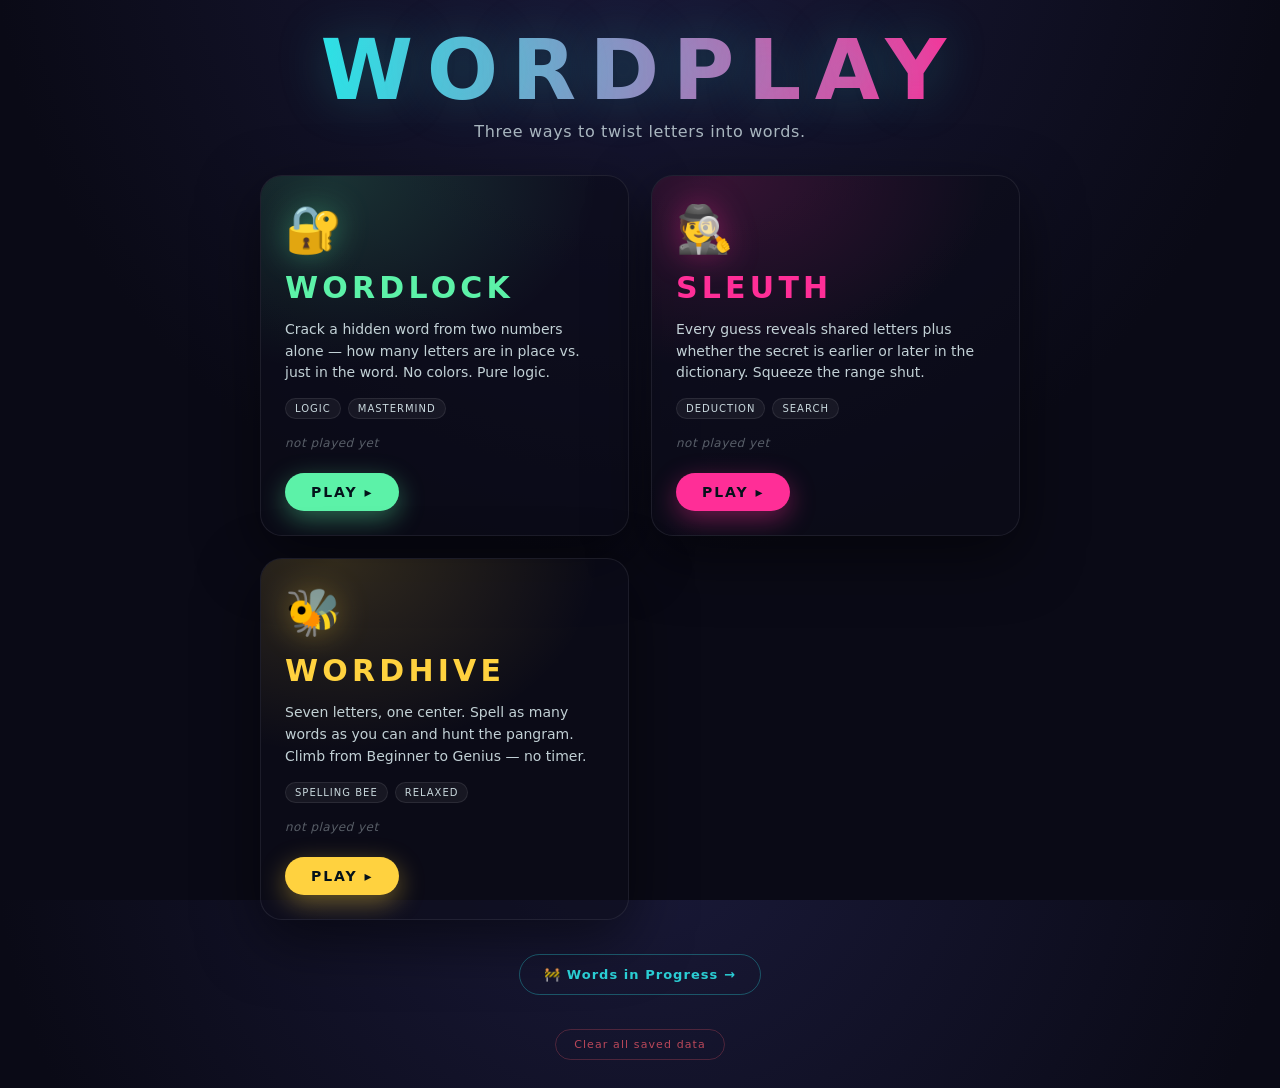
<file: index.html>
<!DOCTYPE html>
<html lang="en">
<head>
<meta charset="UTF-8" />
<meta name="viewport" content="width=device-width, initial-scale=1.0" />
<meta name="theme-color" content="#0a0a16" />
<title>WORDPLAY — word & letter games</title>
<style>
  :root{
    --bg:#0a0a16;
    --accent:#2de2e6;
    --accent2:#ff2e97;
    --gold:#ffd23f;
    --text:#eafcff;
  }
  *{box-sizing:border-box;margin:0;padding:0;-webkit-tap-highlight-color:transparent;}
  html{height:100%;}
  body{
    background:radial-gradient(circle at 50% -10%, #1a1a3a 0%, var(--bg) 55%);
    color:var(--text);
    font-family:'Segoe UI',system-ui,-apple-system,sans-serif;
    min-height:100%;
    display:flex;flex-direction:column;align-items:center;justify-content:flex-start;
    padding:28px 18px;gap:34px;overflow-x:hidden;
  }
  .hero{text-align:center;display:flex;flex-direction:column;gap:10px;animation:rise .6s ease both;}
  .brand{
    font-weight:800;letter-spacing:.16em;font-size:clamp(40px,11vw,84px);line-height:1;
    background:linear-gradient(90deg,var(--accent),var(--accent2));
    -webkit-background-clip:text;background-clip:text;color:transparent;
    text-shadow:0 0 50px rgba(45,226,230,.25);
  }
  .sub{opacity:.7;font-size:clamp(13px,3.4vw,16px);letter-spacing:.04em;}
  .cards{
    display:grid;grid-template-columns:repeat(auto-fit,minmax(240px,1fr));
    gap:22px;width:min(92vw,760px);
  }
  .card{
    position:relative;display:flex;flex-direction:column;gap:14px;
    text-decoration:none;color:var(--text);
    padding:26px 24px 24px;border-radius:22px;overflow:hidden;
    background:rgba(12,12,26,.6);
    border:1px solid rgba(255,255,255,.08);
    box-shadow:0 20px 60px rgba(0,0,0,.5);
    transition:transform .18s ease, box-shadow .25s ease, border-color .25s;
    animation:rise .6s ease both;
  }
  .card:nth-child(2){animation-delay:.08s;}
  .card::before{
    content:"";position:absolute;inset:0;opacity:.16;z-index:0;
    background:radial-gradient(120% 90% at 20% 0%, var(--c1), transparent 60%);
    transition:opacity .25s;
  }
  .card:hover{transform:translateY(-6px);border-color:var(--c1);box-shadow:0 28px 70px rgba(0,0,0,.6), 0 0 40px var(--glow);}
  .card:hover::before{opacity:.32;}
  .card>*{position:relative;z-index:1;}
  .icon{font-size:46px;filter:drop-shadow(0 0 16px var(--glow));}
  .name{font-size:30px;font-weight:800;letter-spacing:.14em;color:var(--c1);}
  .desc{font-size:14px;line-height:1.55;opacity:.82;min-height:44px;}
  .tags{display:flex;gap:7px;flex-wrap:wrap;}
  .tag{font-size:10px;letter-spacing:.1em;text-transform:uppercase;padding:4px 9px;border-radius:999px;
    background:rgba(255,255,255,.06);border:1px solid rgba(255,255,255,.1);opacity:.85;}
  .play{
    margin-top:6px;align-self:flex-start;
    font-weight:800;letter-spacing:.14em;font-size:14px;color:#04121a;
    background:var(--c1);padding:11px 26px;border-radius:999px;
    box-shadow:0 8px 26px var(--glow);
  }
  .wordlock{--c1:#5cf2a8;--glow:rgba(92,242,168,.4);}
  .sleuth{--c1:var(--accent2);--glow:rgba(255,46,151,.4);}
  .wordhive{--c1:#ffd23f;--glow:rgba(255,210,63,.4);}
  .stats{font-size:12px;letter-spacing:.04em;opacity:.85;min-height:16px;line-height:1.7;}
  .stats b{color:var(--c1);font-variant-numeric:tabular-nums;}
  .stats .sep{opacity:.35;}
  .stats .none{opacity:.4;font-style:italic;}
  .wiplink{text-decoration:none;color:var(--accent);border:1px solid rgba(45,226,230,.35);border-radius:999px;
    padding:12px 24px;font-size:13px;font-weight:700;letter-spacing:.08em;opacity:.9;transition:background .2s,opacity .2s;}
  .wiplink:hover{opacity:1;background:rgba(45,226,230,.1);}
  .cleardata{cursor:pointer;background:none;border:1px solid rgba(255,93,108,.35);
    color:#ff5d6c;border-radius:999px;padding:8px 18px;font-size:11px;letter-spacing:.1em;font-family:inherit;
    opacity:.7;transition:opacity .2s,background .2s;}
  .cleardata:hover{opacity:1;background:rgba(255,93,108,.1);}
  @keyframes rise{from{opacity:0;transform:translateY(18px);}to{opacity:1;transform:translateY(0);}}
</style>
</head>
<body>
  <div class="hero">
    <div class="brand">WORDPLAY</div>
    <div class="sub">Three ways to twist letters into words.</div>
  </div>

  <div class="cards">
    <a class="card wordlock" href="wordlock.html">
      <div class="icon">🔐</div>
      <div class="name">WORDLOCK</div>
      <div class="desc">Crack a hidden word from two numbers alone — how many letters are in place vs. just in the word. No colors. Pure logic.</div>
      <div class="tags"><span class="tag">Logic</span><span class="tag">Mastermind</span></div>
      <div class="stats" data-game="wordlock"></div>
      <span class="play">PLAY ▸</span>
    </a>

    <a class="card sleuth" href="sleuth.html">
      <div class="icon">🕵️</div>
      <div class="name">SLEUTH</div>
      <div class="desc">Every guess reveals shared letters plus whether the secret is earlier or later in the dictionary. Squeeze the range shut.</div>
      <div class="tags"><span class="tag">Deduction</span><span class="tag">Search</span></div>
      <div class="stats" data-game="sleuth"></div>
      <span class="play">PLAY ▸</span>
    </a>

    <a class="card wordhive" href="wordhive.html">
      <div class="icon">🐝</div>
      <div class="name">WORDHIVE</div>
      <div class="desc">Seven letters, one center. Spell as many words as you can and hunt the pangram. Climb from Beginner to Genius — no timer.</div>
      <div class="tags"><span class="tag">Spelling Bee</span><span class="tag">Relaxed</span></div>
      <div class="stats" data-game="wordhive"></div>
      <span class="play">PLAY ▸</span>
    </a>
  </div>

  <a class="wiplink" href="more.html">🚧 Words in Progress →</a>
  <button id="clearData" class="cleardata">Clear all saved data</button>

  <script>
    // Surface each game's saved progress on its card.
    const num = k => parseInt(localStorage.getItem(k) || '0', 10) || 0;
    const none = '<span class="none">not played yet</span>';

    function deduction(g){
      const played=num(g+'_played'), wins=num(g+'_wins'), gsum=num(g+'_guesssum');
      const streak=num(g+'_streak'), best=num(g+'_best');
      if(!played && !streak && !best) return none;
      const winpct = played ? Math.round(wins/played*100) : 0;
      const avg = played ? (gsum/played).toFixed(1) : '–';
      return `✅ Win <b>${winpct}%</b> <span class="sep">•</span> 🎯 Avg <b>${avg}</b>`
           + `<br>🔥 Streak <b>${streak}</b> <span class="sep">•</span> 🏆 Best <b>${best}</b>`;
    }
    const fmt = {
      wordlock: ()=>deduction('wordlock'),
      sleuth:   ()=>deduction('sleuth'),
      wordhive(){
        const played=num('wordhive_played'), hiscore=num('wordhive_hiscore'), hipct=num('wordhive_hipct');
        const mar=num('wordhive_marathon_best');
        if(!played && !hiscore && !mar) return none;
        let out='';
        if(played || hiscore){
          const avgScore = played ? Math.round(num('wordhive_scoresum')/played) : 0;
          const avgPct   = played ? Math.round(num('wordhive_pctsum')/played) : 0;
          out += `🏆 Best <b>${hiscore}</b> pts <span class="sep">•</span> <b>${hipct}%</b>`
               + `<br>🎯 Avg <b>${avgScore}</b> pts <span class="sep">•</span> <b>${avgPct}%</b>`;
        }
        if(mar) out += (out?'<br>':'') + `🏃 Marathon best <b>${mar}</b> rounds`;
        return out || none;
      },
    };
    document.querySelectorAll('.stats').forEach(elm => {
      const g = elm.dataset.game;
      elm.innerHTML = fmt[g] ? fmt[g]() : none;
    });

    document.getElementById('clearData').addEventListener('click', () => {
      if (confirm('Clear all saved progress — streaks, win %, best scores, everything? This cannot be undone.')) {
        localStorage.clear();
        location.reload();
      }
    });
  </script>
</body>
</html>
</file>
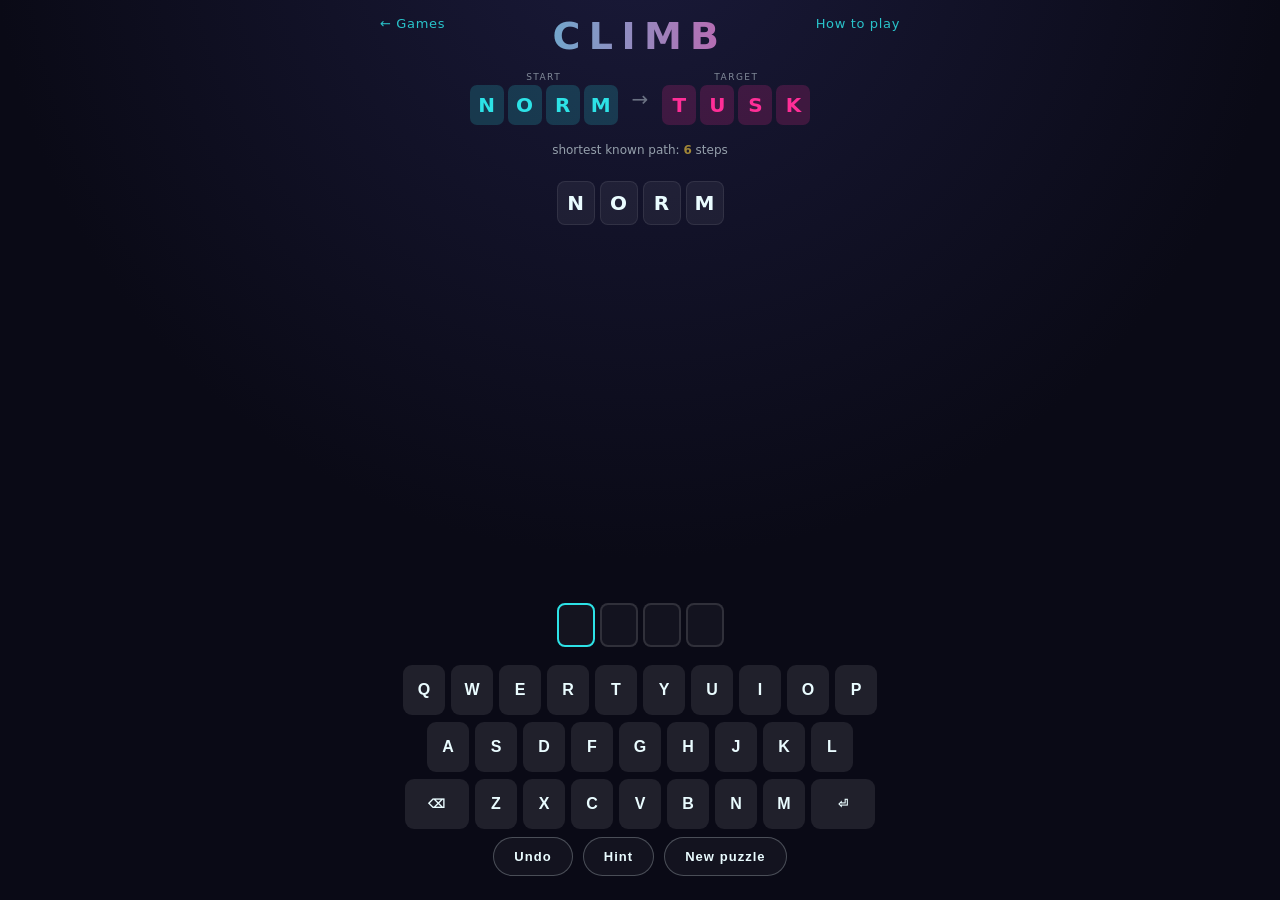
<file: climb.html>
<!DOCTYPE html>
<html lang="en">
<head>
<meta charset="UTF-8" />
<meta name="viewport" content="width=device-width, initial-scale=1.0, maximum-scale=1.0, user-scalable=no" />
<meta name="theme-color" content="#0a0a16" />
<title>CLIMB — word ladder</title>
<link rel="stylesheet" href="shared.css" />
<style>
  body{justify-content:flex-start;}
  .wrap{height:100%;}
  .ends{display:flex;align-items:center;justify-content:center;gap:14px;margin-bottom:4px;}
  .endword{display:flex;gap:4px;}
  .et{width:34px;height:40px;border-radius:7px;display:grid;place-items:center;font-size:20px;font-weight:800;text-transform:uppercase;}
  .start .et{background:rgba(45,226,230,.18);color:var(--accent);}
  .target .et{background:rgba(255,46,151,.18);color:var(--accent2);}
  .ends .arrow{opacity:.4;font-size:20px;}
  .endlbl{font-size:9px;letter-spacing:.16em;text-transform:uppercase;opacity:.5;text-align:center;margin-bottom:3px;}
  .par{text-align:center;font-size:12px;opacity:.6;margin-bottom:6px;}
  .par b{color:var(--gold);}
  .chain{flex:1;overflow-y:auto;min-height:0;display:flex;flex-direction:column;gap:6px;align-items:center;padding:4px 0;}
  .rung{display:flex;gap:5px;align-items:center;}
  .ct{width:38px;height:44px;border-radius:8px;display:grid;place-items:center;font-size:20px;font-weight:800;text-transform:uppercase;
    background:rgba(255,255,255,.06);border:1px solid rgba(255,255,255,.08);}
  .ct.changed{background:rgba(92,242,168,.16);border-color:rgba(92,242,168,.4);color:var(--good);}
  .rung.target-hit .ct{background:rgba(255,46,151,.18);border-color:var(--accent2);color:var(--accent2);}
  .entryrow{display:flex;gap:5px;justify-content:center;margin:6px 0;}
  .it{width:38px;height:44px;border-radius:8px;display:grid;place-items:center;font-size:20px;font-weight:800;text-transform:uppercase;
    border:2px solid rgba(255,255,255,.12);background:rgba(255,255,255,.04);}
  .it.on{border-color:var(--accent);}
  .dock{margin-top:auto;display:flex;flex-direction:column;gap:8px;padding-top:6px;}
  .controls{display:flex;gap:10px;justify-content:center;flex-wrap:wrap;}
  .mstats{display:flex;gap:24px;justify-content:center;}
  .mstats .s{display:flex;flex-direction:column;align-items:center;}
  .mstats .s b{font-size:22px;color:var(--gold);} .mstats .s span{font-size:10px;letter-spacing:.12em;text-transform:uppercase;opacity:.5;}
  .pathreveal{font-size:14px;letter-spacing:.05em;text-transform:uppercase;line-height:1.7;color:var(--good);word-break:break-word;}
</style>
</head>
<body>
  <div class="wrap">
    <div class="top">
      <a class="home" href="index.html">← Games</a>
      <button class="howto-link" id="howtoBtn">How to play</button>
      <div class="title">CLIMB</div>
    </div>

    <div class="ends">
      <div><div class="endlbl">start</div><div class="endword start" id="startWord"></div></div>
      <span class="arrow">→</span>
      <div><div class="endlbl">target</div><div class="endword target" id="targetWord"></div></div>
    </div>
    <div class="par">shortest known path: <b id="par">–</b> steps</div>

    <div class="chain" id="chain"></div>

    <div class="dock">
      <div class="entryrow" id="entryrow"></div>
      <div class="keyboard" id="keyboard"></div>
      <div class="controls">
        <button class="ghost" id="undo">Undo</button>
        <button class="ghost" id="hint">Hint</button>
        <button class="ghost" id="newgame">New puzzle</button>
      </div>
    </div>
  </div>

  <div class="overlay hidden" id="howto">
    <div class="modal">
      <h2>How to play</h2>
      <p class="help" style="text-align:left">
        Turn the <b style="color:var(--accent)">start</b> word into the
        <b style="color:var(--accent2)">target</b> word, one step at a time.<br><br>
        • Each step changes <b>exactly one letter</b>.<br>
        • Every step must be a real word.<br>
        • Reach the target in as few steps as you can — beat the shortest known path!<br><br>
        Example: COLD → C<b>O</b>RD → C<b>A</b>RD → <b>W</b>ARD → WAR<b>M</b>
      </p>
      <button class="btn" id="howtoClose">Got it</button>
    </div>
  </div>

  <div class="overlay hidden" id="overlay">
    <div class="modal">
      <h2 id="result" class="win">Summit! 🏔️</h2>
      <div class="msg" id="summary"></div>
      <div class="mstats"><div class="s"><b id="mSteps">0</b><span>Your steps</span></div>
        <div class="s"><b id="mPar">0</b><span>Shortest</span></div></div>
      <div class="pathreveal" id="pathReveal"></div>
      <div class="row">
        <button class="ghost" id="showpath">Show shortest path</button>
        <button class="btn" id="again">New puzzle</button>
      </div>
      <a class="home" style="position:static" href="index.html">← Back to games</a>
    </div>
  </div>

  <script src="dict.js"></script>
  <script src="shared.js"></script>
  <script>
  (() => {
    const { $, toast, buildKeyboard, store } = window.ARCADE;
    const WORD4 = window.BIGWORDS.filter(w=>w.length===4);
    const SET4 = new Set(WORD4);
    const solvedStore = store('climb_solved');

    function neighbors(w){
      const out=[];
      for(let i=0;i<4;i++){ for(let c=97;c<=122;c++){ const ch=String.fromCharCode(c); if(ch===w[i]) continue;
        const nw=w.slice(0,i)+ch+w.slice(i+1); if(SET4.has(nw)) out.push(nw); } }
      return out;
    }
    function bfs(from){ // returns dist map
      const dist={[from]:0}; const q=[from]; let h=0;
      while(h<q.length){ const w=q[h++]; const d=dist[w];
        for(const nb of neighbors(w)){ if(dist[nb]===undefined){ dist[nb]=d+1; q.push(nb); } } }
      return dist;
    }
    function firstStepToward(from, target){
      // BFS storing parent to reconstruct first move
      if(from===target) return null;
      const prev={[from]:null}; const q=[from]; let h=0;
      while(h<q.length){ const w=q[h++];
        for(const nb of neighbors(w)){ if(prev[nb]===undefined){ prev[nb]=w; if(nb===target){
          let cur=nb; while(prev[cur]!==from) cur=prev[cur]; return cur; } q.push(nb); } } }
      return null;
    }
    function shortestPath(from, target){
      if(from===target) return [from];
      const prev={[from]:null}; const q=[from]; let h=0;
      while(h<q.length){ const w=q[h++];
        for(const nb of neighbors(w)){ if(prev[nb]===undefined){ prev[nb]=w; if(nb===target){
          const path=[nb]; let c=nb; while(prev[c]!==null){ c=prev[c]; path.unshift(c); } return path; } q.push(nb); } } }
      return null;
    }

    let start, target, par, chain, cur, won;

    function makePuzzle(){
      for(let a=0;a<200;a++){
        const s = WORD4[(Math.random()*WORD4.length)|0];
        const dist = bfs(s);
        const cands = Object.keys(dist).filter(w=>dist[w]>=4 && dist[w]<=6);
        if(cands.length){ const t=cands[(Math.random()*cands.length)|0]; return {start:s,target:t,par:dist[t]}; }
      }
      return {start:'cold',target:'warm',par:4};
    }

    function newGame(){
      const p=makePuzzle(); start=p.start; target=p.target; par=p.par;
      chain=[start]; cur=''; won=false;
      $('#overlay').classList.add('hidden');
      renderEnds(); renderChain(); renderEntry(); $('#par').textContent=par;
    }

    function tiles(container, word, cls, prev){
      const row=document.createElement('div'); row.className='rung'+(cls||'');
      for(let i=0;i<4;i++){ const t=document.createElement('div');
        t.className='ct'+(prev && word[i]!==prev[i]?' changed':''); t.textContent=word[i]; row.appendChild(t); }
      container.appendChild(row);
    }
    function smallEnds(container, word){ container.innerHTML=''; for(const ch of word){ const t=document.createElement('div'); t.className='et'; t.textContent=ch; container.appendChild(t); } }
    function renderEnds(){ smallEnds($('#startWord'),start); smallEnds($('#targetWord'),target); }
    function renderChain(){
      const c=$('#chain'); c.innerHTML='';
      chain.forEach((w,i)=> tiles(c, w, (w===target?' target-hit':''), i>0?chain[i-1]:null));
      c.scrollTop=c.scrollHeight;
    }
    function renderEntry(){
      const e=$('#entryrow'); e.innerHTML='';
      for(let i=0;i<4;i++){ const t=document.createElement('div'); t.className='it';
        if(cur[i]){ t.textContent=cur[i]; t.classList.add('on'); } else if(i===cur.length && !won) t.classList.add('on');
        e.appendChild(t); }
    }

    function submit(){
      if(won) return;
      const w=cur.toLowerCase(); const last=chain[chain.length-1];
      if(w.length<4){ toast('Need 4 letters'); flash(); return; }
      if(!SET4.has(w)){ toast('Not a word'); flash(); return; }
      let diff=0; for(let i=0;i<4;i++) if(w[i]!==last[i]) diff++;
      if(diff!==1){ toast('Change exactly one letter'); flash(); return; }
      if(chain.includes(w)){ toast('Already used'); flash(); return; }
      chain.push(w); cur=''; renderChain(); renderEntry();
      if(w===target) win();
    }
    function win(){
      won=true; const steps=chain.length-1;
      solvedStore.set(solvedStore.get()+1);
      $('#mSteps').textContent=steps; $('#mPar').textContent=par;
      $('#summary').textContent = steps<=par ? 'Optimal climb — nobody could do it faster! 🌟'
                                  : `Solved in ${steps} steps (shortest is ${par}). Try for the perfect line!`;
      $('#result').textContent = steps<=par ? 'Perfect Climb! 🏔️' : 'Summit! 🏔️';
      $('#pathReveal').innerHTML=''; $('#showpath').style.display='';
      setTimeout(()=>$('#overlay').classList.remove('hidden'),450);
    }
    function showPath(){
      const path=shortestPath(start,target)||[];
      $('#pathReveal').innerHTML='Shortest path: '+path.map(w=>w.toUpperCase()).join(' → ');
      $('#showpath').style.display='none';
    }
    function undo(){ if(won||chain.length<=1) return; chain.pop(); cur=''; renderChain(); renderEntry(); }
    function hint(){
      if(won) return;
      const step=firstStepToward(chain[chain.length-1], target);
      if(step){ cur=step; renderEntry(); toast('Try this one ↑'); }
      else toast('No path from here — undo a step');
    }
    function flash(){ const e=$('#entryrow'); e.classList.remove('shake'); void e.offsetWidth; e.classList.add('shake'); }

    function addLetter(ch){ if(won) return; if(cur.length<4){ cur+=ch; renderEntry(); } }
    function backspace(){ if(won) return; cur=cur.slice(0,-1); renderEntry(); }

    buildKeyboard($('#keyboard'), { onKey:addLetter, onEnter:submit, onBack:backspace });
    $('#undo').addEventListener('click', undo);
    $('#hint').addEventListener('click', hint);
    $('#showpath').addEventListener('click', showPath);
    $('#newgame').addEventListener('click', newGame);
    $('#again').addEventListener('click', newGame);
    $('#howtoBtn').addEventListener('click', ()=>$('#howto').classList.remove('hidden'));
    $('#howtoClose').addEventListener('click', ()=>$('#howto').classList.add('hidden'));
    window.addEventListener('keydown', e=>{
      if(e.metaKey||e.ctrlKey||e.altKey) return;
      if(!$('#howto').classList.contains('hidden')){ if(e.key==='Enter'||e.key==='Escape') $('#howto').classList.add('hidden'); return; }
      if(e.key==='Enter'){ e.preventDefault(); submit(); }
      else if(e.key==='Backspace'){ e.preventDefault(); backspace(); }
      else if(/^[a-zA-Z]$/.test(e.key)) addLetter(e.key.toLowerCase());
    });

    newGame();
  })();
  </script>
</body>
</html>
</file>
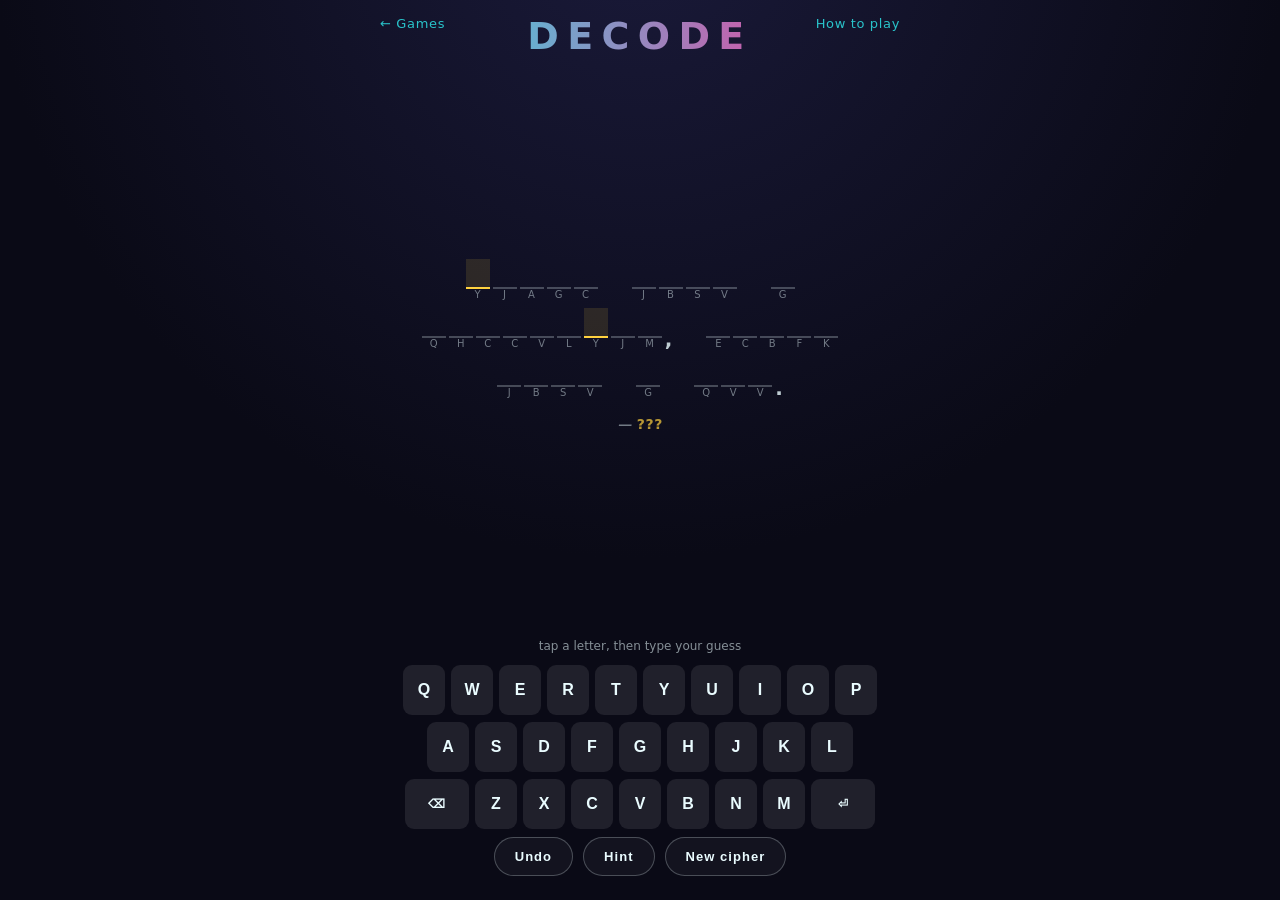
<file: decode.html>
<!DOCTYPE html>
<html lang="en">
<head>
<meta charset="UTF-8" />
<meta name="viewport" content="width=device-width, initial-scale=1.0, maximum-scale=1.0, user-scalable=no" />
<meta name="theme-color" content="#0a0a16" />
<title>DECODE — crack the cipher</title>
<link rel="stylesheet" href="shared.css" />
<style>
  body{justify-content:flex-start;}
  .wrap{height:100%;}
  .quotebox{flex:1;min-height:0;overflow-y:auto;display:flex;flex-direction:column;justify-content:center;}
  .crypto{display:flex;flex-wrap:wrap;gap:6px 14px;justify-content:center;align-content:center;}
  .word{display:flex;gap:3px;}
  .cell{display:flex;flex-direction:column;align-items:center;width:24px;}
  .cell .cipher{font-size:10px;opacity:.45;height:13px;text-transform:uppercase;letter-spacing:0;}
  .cell .guess{width:24px;height:30px;display:grid;place-items:center;font-size:20px;font-weight:800;text-transform:uppercase;
    border-bottom:2px solid rgba(234,252,255,.25);}
  .cell{cursor:pointer;}
  .cell.sel .guess{border-bottom-color:var(--gold);background:rgba(255,210,63,.12);color:var(--gold);}
  .cell.same .guess{border-bottom-color:var(--accent);}
  .cell.conflict .guess{color:var(--bad);}
  .cell.locked .guess{color:var(--good);border-bottom-color:var(--good);}
  .punct{display:flex;align-items:flex-end;font-size:20px;font-weight:700;height:43px;opacity:.8;}
  .author{text-align:center;margin-top:16px;font-size:14px;opacity:.7;font-style:italic;letter-spacing:.04em;}
  .author b{color:var(--gold);font-style:normal;}
  .dock{margin-top:auto;display:flex;flex-direction:column;gap:8px;padding-top:6px;}
  .controls{display:flex;gap:10px;justify-content:center;flex-wrap:wrap;}
  .hintnote{text-align:center;font-size:12px;opacity:.55;}
</style>
</head>
<body>
  <div class="wrap">
    <div class="top">
      <a class="home" href="index.html">← Games</a>
      <button class="howto-link" id="howtoBtn">How to play</button>
      <div class="title">DECODE</div>
    </div>

    <div class="quotebox">
      <div class="crypto" id="crypto"></div>
      <div class="author" id="author"></div>
    </div>

    <div class="dock">
      <div class="hintnote" id="hintnote"></div>
      <div class="keyboard" id="keyboard"></div>
      <div class="controls">
        <button class="ghost" id="undo">Undo</button>
        <button class="ghost" id="hint">Hint</button>
        <button class="ghost" id="newgame">New cipher</button>
      </div>
    </div>
  </div>

  <div class="overlay hidden" id="howto">
    <div class="modal">
      <h2>How to play</h2>
      <p class="help" style="text-align:left">
        Every letter in the quote has been swapped for another — the same way every time.
        Your job is to undo it.<br><br>
        • Tap a letter, then type your guess for what it really is. Every matching letter fills in.<br>
        • Use letter frequency &amp; short words (THE, A, IS) as footholds.<br>
        • <b>Hint</b> reveals one letter if you're stuck.<br><br>
        Crack the whole quote to win.
      </p>
      <button class="btn" id="howtoClose">Got it</button>
    </div>
  </div>

  <div class="overlay hidden" id="overlay">
    <div class="modal">
      <h2 id="result" class="win">Decoded! 🔓</h2>
      <div class="msg" id="summary"></div>
      <div class="row">
        <button class="btn" id="again">New cipher</button>
      </div>
      <a class="home" style="position:static" href="index.html">← Back to games</a>
    </div>
  </div>

  <script src="shared.js"></script>
  <script>
  (() => {
    const { $, toast, store } = window.ARCADE;
    const solvedStore = store('decode_solved');

    const QUOTES = [
      {t:"The only way out is through.", a:"Robert Frost"},
      {t:"Stay hungry, stay foolish.", a:"Steve Jobs"},
      {t:"I think, therefore I am.", a:"Descartes"},
      {t:"Fortune favors the bold.", a:"Latin proverb"},
      {t:"Actions speak louder than words.", a:"Proverb"},
      {t:"Knowledge is power.", a:"Francis Bacon"},
      {t:"The early bird catches the worm.", a:"Proverb"},
      {t:"Every cloud has a silver lining.", a:"Proverb"},
      {t:"Honesty is the best policy.", a:"Proverb"},
      {t:"Whatever you are, be a good one.", a:"Abraham Lincoln"},
      {t:"Float like a butterfly, sting like a bee.", a:"Muhammad Ali"},
      {t:"The unexamined life is not worth living.", a:"Socrates"},
      {t:"Simplicity is the ultimate sophistication.", a:"Leonardo da Vinci"},
      {t:"Be the change you wish to see.", a:"Gandhi"},
      {t:"Dream big and dare to fail.", a:"Norman Vaughan"},
      {t:"A journey of a thousand miles begins with a single step.", a:"Lao Tzu"},
      {t:"Curiosity killed the cat.", a:"Proverb"},
      {t:"What does not kill me makes me stronger.", a:"Nietzsche"},
      {t:"The pen is mightier than the sword.", a:"Edward Bulwer-Lytton"},
      {t:"Practice makes perfect.", a:"Proverb"},
    ];

    let quote, cipher, decipher, mapping, locked, selected, hints, solved, history;

    function derangement(){
      const base='abcdefghijklmnopqrstuvwxyz'.split('');
      let p;
      do{ p=base.slice(); for(let i=p.length-1;i>0;i--){ const j=(Math.random()*(i+1))|0; [p[i],p[j]]=[p[j],p[i]]; } }
      while(p.some((c,i)=>c===base[i]));
      const m={}; base.forEach((c,i)=>m[c]=p[i]); return m; // plain->cipher
    }

    function newGame(){
      quote = QUOTES[(Math.random()*QUOTES.length)|0];
      const plain2cipher = derangement();
      decipher = {}; for(const k in plain2cipher) decipher[plain2cipher[k]] = k; // cipher->plain (solution)
      // build cipher text (keep case display as upper)
      cipher = quote.t.toLowerCase().split('').map(ch => /[a-z]/.test(ch) ? plain2cipher[ch] : ch).join('');
      mapping = {}; locked={}; selected=null; hints=0; solved=false; history=[];
      $('#overlay').classList.add('hidden');
      $('#author').innerHTML = '— <b>???</b>';
      // auto-select first letter
      for(const ch of cipher){ if(/[a-z]/.test(ch)){ selected=ch; break; } }
      render(); updateHintNote();
    }

    function conflicts(){
      // plain letter -> list of cipher letters mapped to it
      const inv={};
      for(const c in mapping){ const p=mapping[c]; if(!p) continue; (inv[p]=inv[p]||[]).push(c); }
      const bad=new Set();
      for(const p in inv){ if(inv[p].length>1) inv[p].forEach(c=>bad.add(c)); }
      return bad;
    }

    function render(){
      const root=$('#crypto'); root.innerHTML='';
      const bad=conflicts();
      const words=cipher.split(' ');
      let runningIndex=0;
      words.forEach((word,wi)=>{
        const wEl=document.createElement('div'); wEl.className='word';
        for(const ch of word){
          if(/[a-z]/.test(ch)){
            const cell=document.createElement('div');
            cell.className='cell';
            if(ch===selected) cell.classList.add('sel');
            if(locked[ch]) cell.classList.add('locked');
            if(bad.has(ch)) cell.classList.add('conflict');
            const cip=document.createElement('div'); cip.className='cipher'; cip.textContent=ch;
            const g=document.createElement('div'); g.className='guess'; g.textContent=mapping[ch]||'';
            cell.appendChild(g); cell.appendChild(cip);
            cell.addEventListener('click',()=>{ selected=ch; render(); });
            wEl.appendChild(cell);
          } else {
            const p=document.createElement('div'); p.className='punct'; p.textContent=ch; wEl.appendChild(p);
          }
        }
        root.appendChild(wEl);
        if(wi<words.length-1){ const sp=document.createElement('div'); sp.style.width='6px'; root.appendChild(sp); }
      });
    }

    function assign(letter){
      if(!selected || locked[selected]) return;
      history.push({c:selected, prev:mapping[selected], wasLocked:false});
      mapping[selected]=letter;
      advance();
      render(); checkWin();
    }
    function clearSel(){ if(!selected||locked[selected]) return;
      history.push({c:selected, prev:mapping[selected], wasLocked:false});
      delete mapping[selected]; render(); }
    function undo(){
      if(solved || !history.length) return;
      const r=history.pop();
      if(r.prev===undefined) delete mapping[r.c]; else mapping[r.c]=r.prev;
      if(r.wasLocked) locked[r.c]=true; else delete locked[r.c];
      selected=r.c; render();
    }
    function advance(){
      // move to next letter cell that is unmapped
      const seq=[]; for(const ch of cipher){ if(/[a-z]/.test(ch) && !seq.includes(ch)) seq.push(ch); }
      const start=seq.indexOf(selected);
      for(let k=1;k<=seq.length;k++){ const c=seq[(start+k)%seq.length]; if(!mapping[c] && !locked[c]){ selected=c; return; } }
    }

    function checkWin(){
      for(const ch of cipher){ if(/[a-z]/.test(ch)){ if(mapping[ch]!==decipher[ch]) return; } }
      // solved
      solved=true;
      solvedStore.set(solvedStore.get()+1);
      $('#author').innerHTML='— <b>'+quote.a+'</b>';
      $('#summary').textContent = `"${quote.t}" — ${quote.a}.  Cracked with ${hints} hint${hints!==1?'s':''}.`;
      setTimeout(()=>$('#overlay').classList.remove('hidden'),400);
    }

    function hint(){
      if(solved) return;
      // find a cipher letter present that is unsolved/incorrect
      const present=[]; for(const ch of cipher){ if(/[a-z]/.test(ch) && !present.includes(ch)) present.push(ch); }
      const targets=present.filter(c=>mapping[c]!==decipher[c]);
      if(!targets.length) return;
      const c=targets[(Math.random()*targets.length)|0];
      history.push({c, prev:mapping[c], wasLocked:!!locked[c]});
      mapping[c]=decipher[c]; locked[c]=true; hints++;
      // clear any other cipher wrongly mapped to this plain (to reduce confusion)
      selected=c; updateHintNote(); render(); checkWin();
      toast('Revealed: '+c.toUpperCase()+' = '+decipher[c].toUpperCase());
    }
    function updateHintNote(){ $('#hintnote').textContent = hints? (hints+' hint'+(hints!==1?'s':'')+' used') : 'tap a letter, then type your guess'; }

    // on-screen keyboard
    window.ARCADE.buildKeyboard($('#keyboard'), {
      onKey:(ch)=>assign(ch), onEnter:()=>{ advance(); render(); }, onBack:clearSel
    });

    $('#undo').addEventListener('click', undo);
    $('#hint').addEventListener('click', hint);
    $('#newgame').addEventListener('click', newGame);
    $('#again').addEventListener('click', newGame);
    $('#howtoBtn').addEventListener('click', ()=>$('#howto').classList.remove('hidden'));
    $('#howtoClose').addEventListener('click', ()=>$('#howto').classList.add('hidden'));
    window.addEventListener('keydown', e=>{
      if(e.metaKey||e.ctrlKey||e.altKey) return;
      if(!$('#howto').classList.contains('hidden')){ if(e.key==='Enter'||e.key==='Escape') $('#howto').classList.add('hidden'); return; }
      if(/^[a-zA-Z]$/.test(e.key)){ assign(e.key.toLowerCase()); }
      else if(e.key==='Backspace'){ e.preventDefault(); clearSel(); }
      else if(e.key==='ArrowRight'||e.key==='ArrowLeft'){
        const seq=[]; for(const ch of cipher){ if(/[a-z]/.test(ch) && !seq.includes(ch)) seq.push(ch); }
        let i=seq.indexOf(selected); i=(i+(e.key==='ArrowRight'?1:seq.length-1))%seq.length; selected=seq[i]; render();
      }
    });

    newGame();
  })();
  </script>
</body>
</html>
</file>
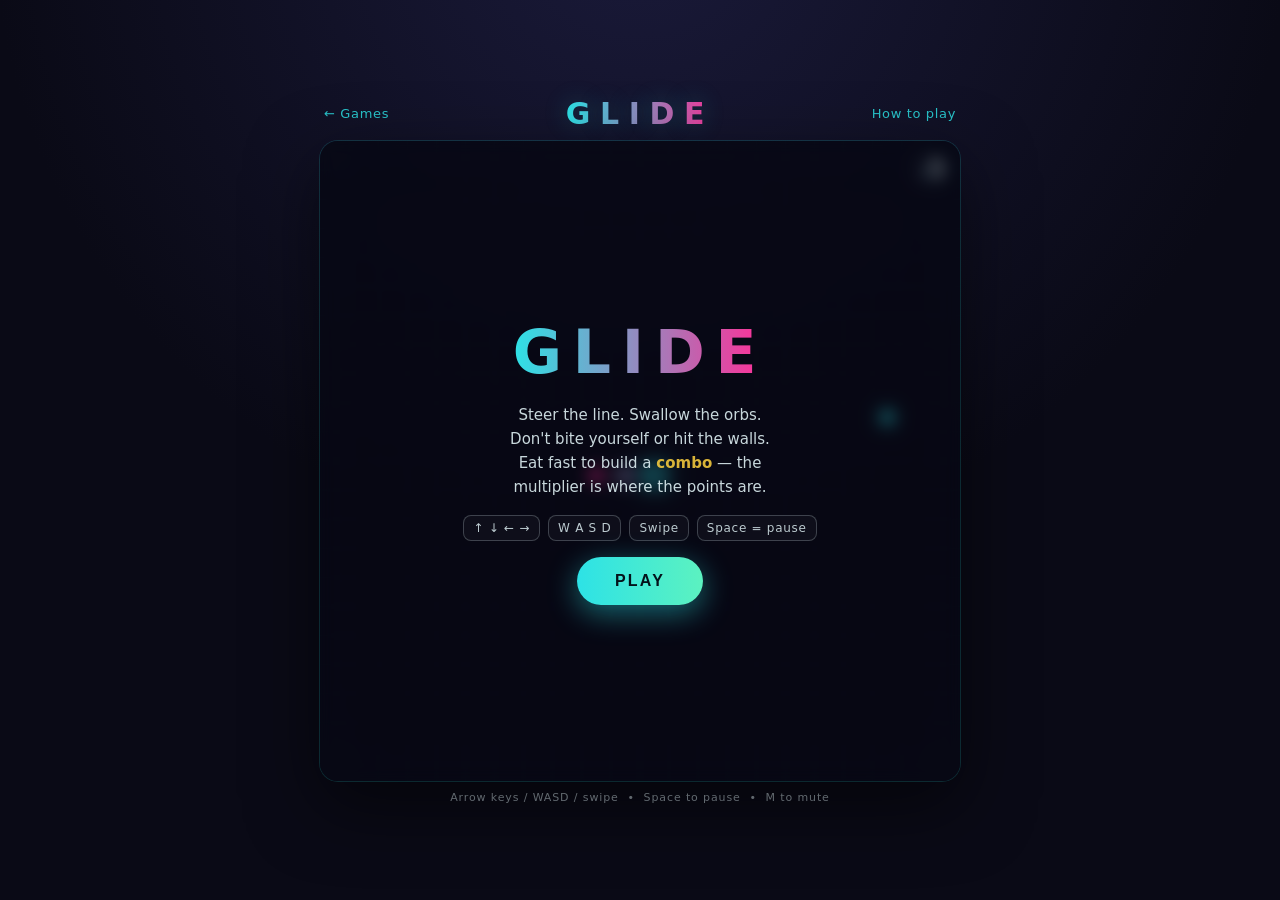
<file: glide.html>
<!DOCTYPE html>
<html lang="en">
<head>
<meta charset="UTF-8" />
<meta name="viewport" content="width=device-width, initial-scale=1.0, maximum-scale=1.0, user-scalable=no" />
<meta name="theme-color" content="#0a0a16" />
<title>GLIDE — neon arcade</title>
<style>
  :root{
    --bg:#0a0a16;
    --grid:#15152a;
    --accent:#2de2e6;
    --accent2:#ff2e97;
    --gold:#ffd23f;
    --text:#eafcff;
  }
  *{box-sizing:border-box;margin:0;padding:0;-webkit-tap-highlight-color:transparent;}
  html,body{height:100%;}
  body{
    background:radial-gradient(circle at 50% -10%, #1a1a3a 0%, var(--bg) 55%);
    color:var(--text);
    font-family:'Segoe UI',system-ui,-apple-system,sans-serif;
    display:flex;flex-direction:column;align-items:center;justify-content:center;
    min-height:100%;
    overflow:hidden;
    user-select:none;
    touch-action:none;
  }
  #wrap{
    position:relative;
    width:min(94vw,94vh,640px);
    aspect-ratio:1/1;
    display:flex;flex-direction:column;
  }
  header{
    display:flex;align-items:center;justify-content:space-between;gap:8px;
    padding:0 4px 10px;
  }
  .title{
    font-weight:800;letter-spacing:.32em;font-size:clamp(20px,5vw,30px);
    background:linear-gradient(90deg,var(--accent),var(--accent2));
    -webkit-background-clip:text;background-clip:text;color:transparent;
    text-shadow:0 0 24px rgba(45,226,230,.25);
  }
  .navlink{color:var(--accent);text-decoration:none;font-size:13px;letter-spacing:.05em;opacity:.85;
    background:none;border:none;font-family:inherit;cursor:pointer;flex:1;}
  .navlink:hover{opacity:1;}
  .navlink.right{text-align:right;}
  #scoreHud{
    position:absolute;right:14px;top:12px;z-index:3;text-align:right;font-variant-numeric:tabular-nums;
    font-size:clamp(20px,5vw,28px);font-weight:800;color:var(--text);text-shadow:0 0 18px rgba(45,226,230,.4);
  }
  .stage{
    position:relative;flex:1;border-radius:18px;overflow:hidden;
    box-shadow:0 0 0 1px rgba(45,226,230,.16), 0 24px 70px rgba(0,0,0,.55), inset 0 0 80px rgba(45,226,230,.04);
    background:rgba(8,8,20,.5);
  }
  canvas{display:block;width:100%;height:100%;}
  /* combo meter */
  #comboWrap{
    position:absolute;left:14px;top:14px;display:flex;align-items:center;gap:8px;
    opacity:0;transition:opacity .2s;pointer-events:none;z-index:3;
  }
  #comboWrap.on{opacity:1;}
  #comboMult{font-weight:800;font-size:22px;color:var(--gold);text-shadow:0 0 14px rgba(255,210,63,.6);}
  #comboBar{width:90px;height:6px;border-radius:4px;background:rgba(255,255,255,.12);overflow:hidden;}
  #comboBar i{display:block;height:100%;width:100%;background:linear-gradient(90deg,var(--gold),var(--accent2));transition:width .08s linear;}
  /* overlays */
  .overlay{
    position:absolute;inset:0;z-index:5;display:flex;flex-direction:column;
    align-items:center;justify-content:center;text-align:center;gap:16px;padding:24px;
    background:rgba(8,8,20,.74);backdrop-filter:blur(7px);-webkit-backdrop-filter:blur(7px);
    transition:opacity .25s;
  }
  .overlay.hidden{opacity:0;pointer-events:none;}
  .overlay h1{font-size:clamp(34px,9vw,60px);letter-spacing:.18em;font-weight:800;
    background:linear-gradient(90deg,var(--accent),var(--accent2));-webkit-background-clip:text;background-clip:text;color:transparent;}
  .overlay h2{font-size:clamp(26px,7vw,42px);letter-spacing:.1em;font-weight:800;color:var(--accent2);}
  .overlay p{max-width:30ch;line-height:1.6;opacity:.85;font-size:clamp(13px,3.4vw,15px);}
  .keys{display:flex;gap:8px;flex-wrap:wrap;justify-content:center;font-size:12px;opacity:.8;}
  .key{border:1px solid rgba(234,252,255,.28);border-radius:8px;padding:5px 9px;letter-spacing:.06em;background:rgba(255,255,255,.04);}
  .btn{
    cursor:pointer;border:none;border-radius:999px;padding:15px 38px;
    font-size:16px;font-weight:800;letter-spacing:.14em;color:#04121a;
    background:linear-gradient(90deg,var(--accent),#5cf2c0);
    box-shadow:0 8px 30px rgba(45,226,230,.45);transition:transform .1s, box-shadow .2s;
  }
  .btn:hover{transform:translateY(-2px);box-shadow:0 12px 38px rgba(45,226,230,.6);}
  .btn:active{transform:translateY(1px) scale(.98);}
  .statline{display:flex;gap:26px;margin-top:2px;}
  .statline div{display:flex;flex-direction:column;gap:2px;}
  .statline .n{font-size:26px;font-weight:800;font-variant-numeric:tabular-nums;}
  .statline .l{font-size:10px;letter-spacing:.16em;opacity:.55;text-transform:uppercase;}
  .newbest{color:var(--gold);font-weight:800;letter-spacing:.14em;animation:pulse 1s ease-in-out infinite;}
  @keyframes pulse{0%,100%{opacity:1;}50%{opacity:.45;}}
  footer{padding:10px 4px 0;text-align:center;font-size:11px;letter-spacing:.08em;opacity:.4;}
  .muteBtn{
    position:absolute;right:14px;top:12px;z-index:4;cursor:pointer;
    width:34px;height:34px;border-radius:10px;border:1px solid rgba(234,252,255,.18);
    background:rgba(255,255,255,.05);color:var(--text);font-size:15px;display:grid;place-items:center;
  }
</style>
</head>
<body>
  <div id="wrap">
    <header>
      <a class="navlink" href="index.html">← Games</a>
      <div class="title">GLIDE</div>
      <button class="navlink right" id="howtoBtn">How to play</button>
    </header>

    <div class="stage">
      <canvas id="game"></canvas>

      <div id="scoreHud">0</div>
      <div id="comboWrap">
        <span id="comboMult">x2</span>
        <div id="comboBar"><i></i></div>
      </div>
      <div class="muteBtn" id="mute" title="Mute (M)">🔊</div>

      <!-- How to play -->
      <div class="overlay hidden" id="howtoScreen">
        <h2>HOW TO PLAY</h2>
        <p>Steer the line with the arrow keys, WASD, or swipe. Swallow orbs to grow and score.
           Eat orbs in quick succession to build a <b style="color:var(--gold)">combo multiplier</b> — that's where
           the big points are. Grab golden orbs for a bonus. Don't hit the walls or your own tail.</p>
        <div class="keys">
          <span class="key">↑ ↓ ← →</span><span class="key">W A S D</span><span class="key">Swipe</span>
          <span class="key">Space = pause</span><span class="key">M = mute</span>
        </div>
        <button class="btn" id="howtoClose">BACK</button>
      </div>

      <!-- Start -->
      <div class="overlay" id="startScreen">
        <h1>GLIDE</h1>
        <p>Steer the line. Swallow the orbs. Don't bite yourself or hit the walls.
           Eat fast to build a <b style="color:var(--gold)">combo</b> — the multiplier is where the points are.</p>
        <div class="keys">
          <span class="key">↑ ↓ ← →</span><span class="key">W A S D</span><span class="key">Swipe</span>
          <span class="key">Space = pause</span>
        </div>
        <button class="btn" id="startBtn">PLAY</button>
      </div>

      <!-- Pause -->
      <div class="overlay hidden" id="pauseScreen">
        <h2>PAUSED</h2>
        <button class="btn" id="resumeBtn">RESUME</button>
      </div>

      <!-- Game over -->
      <div class="overlay hidden" id="overScreen">
        <h2>GAME OVER</h2>
        <div id="newBest" class="newbest" style="display:none">★ NEW BEST ★</div>
        <div class="statline">
          <div><span class="n" id="finalScore">0</span><span class="l">Score</span></div>
          <div><span class="n" id="finalLen">0</span><span class="l">Length</span></div>
          <div><span class="n" id="finalCombo">0</span><span class="l">Best Combo</span></div>
        </div>
        <button class="btn" id="againBtn">PLAY AGAIN</button>
      </div>
    </div>

    <footer>Arrow keys / WASD / swipe &nbsp;•&nbsp; Space to pause &nbsp;•&nbsp; M to mute</footer>
  </div>

<script>
(() => {
  "use strict";

  // ---------- Setup ----------
  const canvas = document.getElementById('game');
  const ctx = canvas.getContext('2d');
  const GRID = 22;              // cells per side
  let cell = 24;                // pixel size of a cell (set on resize)
  let DPR = Math.min(window.devicePixelRatio || 1, 2);

  const el = {
    score: document.getElementById('scoreHud'),
    startScreen: document.getElementById('startScreen'),
    pauseScreen: document.getElementById('pauseScreen'),
    overScreen: document.getElementById('overScreen'),
    howtoScreen: document.getElementById('howtoScreen'),
    finalScore: document.getElementById('finalScore'),
    finalLen: document.getElementById('finalLen'),
    finalCombo: document.getElementById('finalCombo'),
    newBest: document.getElementById('newBest'),
    comboWrap: document.getElementById('comboWrap'),
    comboMult: document.getElementById('comboMult'),
    comboBar: document.querySelector('#comboBar i'),
    mute: document.getElementById('mute'),
  };

  const BEST_KEY = 'glide_best_v1';
  let best = parseInt(localStorage.getItem(BEST_KEY) || '0', 10) || 0;

  function resize(){
    const stage = canvas.parentElement;
    const size = stage.clientWidth;
    cell = size / GRID;
    DPR = Math.min(window.devicePixelRatio || 1, 2);
    canvas.width = Math.round(size * DPR);
    canvas.height = Math.round(size * DPR);
    canvas.style.width = size + 'px';
    canvas.style.height = size + 'px';
    ctx.setTransform(DPR, 0, 0, DPR, 0, 0);
  }
  window.addEventListener('resize', resize);

  // ---------- Sound (WebAudio, no assets) ----------
  const Sound = (() => {
    let ac = null, muted = localStorage.getItem('glide_mute') === '1';
    function ctxInit(){ if(!ac){ try{ ac = new (window.AudioContext||window.webkitAudioContext)(); }catch(e){} } }
    function beep(freq, dur=0.08, type='square', vol=0.06, slideTo=null){
      if(muted || !ac) return;
      const t = ac.currentTime;
      const o = ac.createOscillator(), g = ac.createGain();
      o.type = type; o.frequency.setValueAtTime(freq, t);
      if(slideTo) o.frequency.exponentialRampToValueAtTime(slideTo, t+dur);
      g.gain.setValueAtTime(vol, t);
      g.gain.exponentialRampToValueAtTime(0.0001, t+dur);
      o.connect(g).connect(ac.destination);
      o.start(t); o.stop(t+dur);
    }
    return {
      init: ctxInit,
      eat(combo){ beep(420 + Math.min(combo,12)*55, 0.09, 'square', 0.07); },
      gold(){ beep(660,0.10,'triangle',0.09,990); setTimeout(()=>beep(990,0.12,'triangle',0.08,1320),60); },
      die(){ beep(220,0.5,'sawtooth',0.10,60); },
      turn(){ beep(300,0.03,'sine',0.025); },
      toggle(){ muted=!muted; localStorage.setItem('glide_mute', muted?'1':'0'); el.mute.textContent = muted?'🔇':'🔊'; return muted; },
      get muted(){ return muted; }
    };
  })();
  el.mute.textContent = Sound.muted ? '🔇' : '🔊';
  el.mute.addEventListener('click', () => Sound.toggle());

  // ---------- Game state ----------
  const State = { MENU:0, PLAY:1, PAUSE:2, OVER:3 };
  let state = State.MENU;

  let snake, old, dir, nextDir, food, golds, particles, shake;
  let score, comboCount, comboBest, comboTimer, comboMult, length;
  let stepTime, acc, alive;

  const COMBO_WINDOW = 2.2;       // seconds to keep combo alive
  const BASE_STEP = 0.135;        // seconds per move at start
  const MIN_STEP = 0.058;         // fastest

  function reset(){
    const mid = Math.floor(GRID/2);
    snake = [ {x:mid, y:mid}, {x:mid-1, y:mid}, {x:mid-2, y:mid} ];
    old = snake.map(s => ({...s}));
    dir = {x:1, y:0};
    nextDir = {x:1, y:0};
    golds = [];
    particles = [];
    shake = 0;
    score = 0; comboCount = 0; comboBest = 0; comboTimer = 0; comboMult = 1;
    length = snake.length;
    stepTime = BASE_STEP; acc = 0; alive = true;
    spawnFood();
    el.score.textContent = '0';
    updateCombo(0);
  }

  function cellFree(x,y){
    if(food && food.x===x && food.y===y) return false;
    for(const g of golds) if(g.x===x && g.y===y) return false;
    for(const s of snake) if(s.x===x && s.y===y) return false;
    return true;
  }
  function randEmpty(){
    let x,y,tries=0;
    do{ x=(Math.random()*GRID)|0; y=(Math.random()*GRID)|0; tries++; }
    while(!cellFree(x,y) && tries<500);
    return {x,y};
  }
  function spawnFood(){ food = randEmpty(); food.pop = 0; }
  function maybeSpawnGold(){
    if(golds.length>0) return;
    if(Math.random() < 0.22){
      const g = randEmpty();
      g.life = 6.0; g.max = 6.0;
      golds.push(g);
    }
  }

  // ---------- Input ----------
  function setDir(nx,ny){
    if(state!==State.PLAY) return;
    // prevent 180° reversal relative to current committed dir
    if(nx===-dir.x && ny===-dir.y) return;
    if(nx===nextDir.x && ny===nextDir.y) return;
    nextDir = {x:nx, y:ny};
    Sound.turn();
  }
  const keymap = {
    ArrowUp:[0,-1], KeyW:[0,-1],
    ArrowDown:[0,1], KeyS:[0,1],
    ArrowLeft:[-1,0], KeyA:[-1,0],
    ArrowRight:[1,0], KeyD:[1,0],
  };
  window.addEventListener('keydown', e => {
    if(!el.howtoScreen.classList.contains('hidden')){
      if(e.code==='Escape'||e.code==='Enter'||e.code==='Space'){ e.preventDefault(); closeHelp(); }
      return;
    }
    if(keymap[e.code]){ e.preventDefault(); setDir(keymap[e.code][0], keymap[e.code][1]); return; }
    if(e.code==='Space'){ e.preventDefault(); togglePause(); }
    else if(e.code==='KeyM'){ Sound.toggle(); }
    else if(e.code==='Enter'){
      if(state===State.MENU) startGame();
      else if(state===State.OVER) startGame();
    }
  });

  // touch swipe
  let touchStart = null;
  const stage = canvas.parentElement;
  stage.addEventListener('touchstart', e => {
    touchStart = {x:e.touches[0].clientX, y:e.touches[0].clientY, t:performance.now()};
  }, {passive:true});
  stage.addEventListener('touchmove', e => {
    if(!touchStart) return;
    const dx = e.touches[0].clientX - touchStart.x;
    const dy = e.touches[0].clientY - touchStart.y;
    if(Math.hypot(dx,dy) > 24){
      if(Math.abs(dx) > Math.abs(dy)) setDir(dx>0?1:-1, 0);
      else setDir(0, dy>0?1:-1);
      touchStart = {x:e.touches[0].clientX, y:e.touches[0].clientY, t:performance.now()};
    }
  }, {passive:true});
  stage.addEventListener('touchend', () => { touchStart=null; }, {passive:true});

  // ---------- Flow ----------
  function startGame(){
    Sound.init();
    reset();
    state = State.PLAY;
    el.startScreen.classList.add('hidden');
    el.overScreen.classList.add('hidden');
    el.pauseScreen.classList.add('hidden');
  }
  function togglePause(){
    if(state===State.PLAY){ state=State.PAUSE; el.pauseScreen.classList.remove('hidden'); }
    else if(state===State.PAUSE){ state=State.PLAY; el.pauseScreen.classList.add('hidden'); }
  }
  let helpResume=false;
  function openHelp(){
    helpResume = (state===State.PLAY);
    if(state===State.PLAY) state=State.PAUSE;
    el.howtoScreen.classList.remove('hidden');
  }
  function closeHelp(){
    el.howtoScreen.classList.add('hidden');
    if(helpResume){ state=State.PLAY; helpResume=false; }
  }
  function gameOver(){
    alive=false; state=State.OVER;
    Sound.die();
    shake = 16;
    const isBest = score>best;
    if(isBest){ best=score; localStorage.setItem(BEST_KEY, String(best)); }
    el.finalScore.textContent = score;
    el.finalLen.textContent = length;
    el.finalCombo.textContent = comboBest;
    el.newBest.style.display = isBest && score>0 ? 'block' : 'none';
    // burst on death
    const head = snake[0];
    burst(head.x, head.y, '#ff2e97', 34);
    setTimeout(()=> el.overScreen.classList.remove('hidden'), 420);
  }

  document.getElementById('startBtn').addEventListener('click', startGame);
  document.getElementById('againBtn').addEventListener('click', startGame);
  document.getElementById('resumeBtn').addEventListener('click', togglePause);
  document.getElementById('howtoBtn').addEventListener('click', openHelp);
  document.getElementById('howtoClose').addEventListener('click', closeHelp);

  // ---------- Particles ----------
  function burst(cx, cy, color, n){
    for(let i=0;i<n;i++){
      const a = Math.random()*Math.PI*2;
      const sp = 1.5 + Math.random()*4.5;
      particles.push({
        x:(cx+0.5)*cell, y:(cy+0.5)*cell,
        vx:Math.cos(a)*sp, vy:Math.sin(a)*sp,
        life:1, decay:0.02+Math.random()*0.03,
        size:2+Math.random()*3, color
      });
    }
  }

  // ---------- Combo UI ----------
  function updateCombo(timerFrac){
    if(comboMult>1){
      el.comboWrap.classList.add('on');
      el.comboMult.textContent = 'x'+comboMult;
      el.comboBar.style.width = Math.max(0,Math.min(1,timerFrac))*100 + '%';
    } else {
      el.comboWrap.classList.remove('on');
    }
  }

  // ---------- Logic step ----------
  function step(){
    dir = nextDir;
    old = snake.map(s => ({...s}));
    const head = {x:snake[0].x + dir.x, y:snake[0].y + dir.y};

    // wall collision
    if(head.x<0 || head.y<0 || head.x>=GRID || head.y>=GRID){ gameOver(); return; }
    // self collision (tail moves away unless we eat; check against all but last if not eating)
    const eating = food && head.x===food.x && head.y===food.y;
    const limit = eating ? snake.length : snake.length-1;
    for(let i=0;i<limit;i++){ if(snake[i].x===head.x && snake[i].y===head.y){ gameOver(); return; } }

    snake.unshift(head);

    // gold check
    for(let i=golds.length-1;i>=0;i--){
      if(head.x===golds[i].x && head.y===golds[i].y){
        const gain = 50 * comboMult;
        score += gain;
        comboBump();
        burst(golds[i].x, golds[i].y, '#ffd23f', 26);
        golds.splice(i,1);
        Sound.gold();
        shake = Math.max(shake, 9);
      }
    }

    if(eating){
      score += 10 * comboMult;
      length = snake.length;
      comboBump();
      burst(food.x, food.y, '#2de2e6', 16);
      Sound.eat(comboCount);
      shake = Math.max(shake, 5);
      spawnFood();
      maybeSpawnGold();
      // speed up gradually with length
      stepTime = Math.max(MIN_STEP, BASE_STEP - (snake.length-3)*0.0026);
    } else {
      snake.pop();
    }
    el.score.textContent = score;
  }

  function comboBump(){
    comboCount++;
    comboTimer = COMBO_WINDOW;
    comboMult = 1 + Math.floor(comboCount/3);   // x2 at 3, x3 at 6, ...
    if(comboMult>9) comboMult=9;
    comboBest = Math.max(comboBest, comboMult);
  }

  // ---------- Render ----------
  function lerp(a,b,t){ return a+(b-a)*t; }

  function draw(t){
    const w = GRID*cell;
    ctx.clearRect(0,0,w,w);

    // screen shake
    let sx=0, sy=0;
    if(shake>0.1){ sx=(Math.random()-0.5)*shake; sy=(Math.random()-0.5)*shake; }
    ctx.save();
    ctx.translate(sx,sy);

    // grid
    ctx.strokeStyle = 'rgba(45,226,230,0.05)';
    ctx.lineWidth = 1;
    ctx.beginPath();
    for(let i=1;i<GRID;i++){
      ctx.moveTo(i*cell,0); ctx.lineTo(i*cell,w);
      ctx.moveTo(0,i*cell); ctx.lineTo(w,i*cell);
    }
    ctx.stroke();

    // food (pulsing)
    if(food){
      const pulse = 0.5 + 0.5*Math.sin(performance.now()/180);
      drawOrb(food.x, food.y, '#2de2e6', 0.30 + pulse*0.06, 0.9);
    }
    // golds
    for(const g of golds){
      const pulse = 0.5 + 0.5*Math.sin(performance.now()/90);
      const lifeFrac = g.life/g.max;
      drawOrb(g.x, g.y, '#ffd23f', 0.30 + pulse*0.08, 0.7+0.3*lifeFrac);
      // shrinking ring shows time left
      const cx=(g.x+0.5)*cell, cy=(g.y+0.5)*cell;
      ctx.strokeStyle='rgba(255,210,63,0.8)'; ctx.lineWidth=2;
      ctx.beginPath(); ctx.arc(cx,cy, cell*0.46, -Math.PI/2, -Math.PI/2 + Math.PI*2*lifeFrac); ctx.stroke();
    }

    // snake (interpolated)
    const n = snake.length;
    for(let i=n-1;i>=0;i--){
      const cur = snake[i];
      const prev = old[Math.min(i, old.length-1)];
      const px = lerp(prev.x, cur.x, t);
      const py = lerp(prev.y, cur.y, t);
      const frac = i/Math.max(1,n-1);             // 0 head -> 1 tail
      const cx=(px+0.5)*cell, cy=(py+0.5)*cell;
      const isHead = i===0;
      const r = (isHead? 0.46 : 0.40 - frac*0.12) * cell;
      // color gradient head->tail
      const col = mixColor([45,226,230],[255,46,151], frac);
      ctx.fillStyle = `rgb(${col[0]},${col[1]},${col[2]})`;
      ctx.shadowColor = `rgba(${col[0]},${col[1]},${col[2]},0.9)`;
      ctx.shadowBlur = isHead? 22 : 12;
      roundRect(cx-r, cy-r, r*2, r*2, r*0.55); ctx.fill();
      ctx.shadowBlur = 0;
      if(isHead){
        // eyes
        ctx.fillStyle='#04121a';
        const ex = dir.x, ey = dir.y;
        const off = r*0.34, eo = r*0.34;
        ctx.beginPath();
        ctx.arc(cx + ex*off - ey*eo, cy + ey*off + ex*eo, r*0.16, 0, 7); ctx.fill();
        ctx.beginPath();
        ctx.arc(cx + ex*off + ey*eo, cy + ey*off - ex*eo, r*0.16, 0, 7); ctx.fill();
      }
    }

    // particles
    for(const p of particles){
      ctx.globalAlpha = Math.max(0,p.life);
      ctx.fillStyle = p.color;
      ctx.beginPath(); ctx.arc(p.x, p.y, p.size, 0, 7); ctx.fill();
    }
    ctx.globalAlpha = 1;

    ctx.restore();
  }

  function drawOrb(gx,gy,color,glow,scale){
    const cx=(gx+0.5)*cell, cy=(gy+0.5)*cell, r=cell*0.32*scale;
    ctx.save();
    ctx.shadowColor=color; ctx.shadowBlur=cell*glow*1.6;
    ctx.fillStyle=color;
    ctx.beginPath(); ctx.arc(cx,cy,r,0,7); ctx.fill();
    ctx.restore();
  }

  function roundRect(x,y,w,h,r){
    ctx.beginPath();
    ctx.moveTo(x+r,y);
    ctx.arcTo(x+w,y,x+w,y+h,r);
    ctx.arcTo(x+w,y+h,x,y+h,r);
    ctx.arcTo(x,y+h,x,y,r);
    ctx.arcTo(x,y,x+w,y,r);
    ctx.closePath();
  }
  function mixColor(a,b,t){ return [Math.round(lerp(a[0],b[0],t)),Math.round(lerp(a[1],b[1],t)),Math.round(lerp(a[2],b[2],t))]; }

  // ---------- Main loop ----------
  let last = performance.now();
  function frame(now){
    let dt = (now-last)/1000; last=now;
    if(dt>0.1) dt=0.1; // clamp after tab switch

    if(state===State.PLAY){
      acc += dt;
      while(acc >= stepTime && alive){
        acc -= stepTime;
        step();
      }
      // combo timer
      if(comboMult>1){
        comboTimer -= dt;
        if(comboTimer<=0){ comboMult=1; comboCount=0; }
      }
      updateCombo(comboTimer/COMBO_WINDOW);
      // golds lifetime
      for(let i=golds.length-1;i>=0;i--){
        golds[i].life -= dt;
        if(golds[i].life<=0) golds.splice(i,1);
      }
    }

    // particles + shake always animate
    for(let i=particles.length-1;i>=0;i--){
      const p=particles[i];
      p.x+=p.vx; p.y+=p.vy; p.vx*=0.94; p.vy*=0.94; p.life-=p.decay;
      if(p.life<=0) particles.splice(i,1);
    }
    if(shake>0.1) shake*=0.86; else shake=0;

    const t = state===State.PLAY ? Math.min(1, acc/stepTime) : (state===State.OVER||state===State.PAUSE?1:0);
    if(state!==State.MENU) draw(t); else draw(0);

    requestAnimationFrame(frame);
  }

  // ---------- Boot ----------
  resize();
  reset();            // so the board renders behind the start screen
  state = State.MENU;
  requestAnimationFrame(frame);

})();
</script>
</body>
</html>
</file>
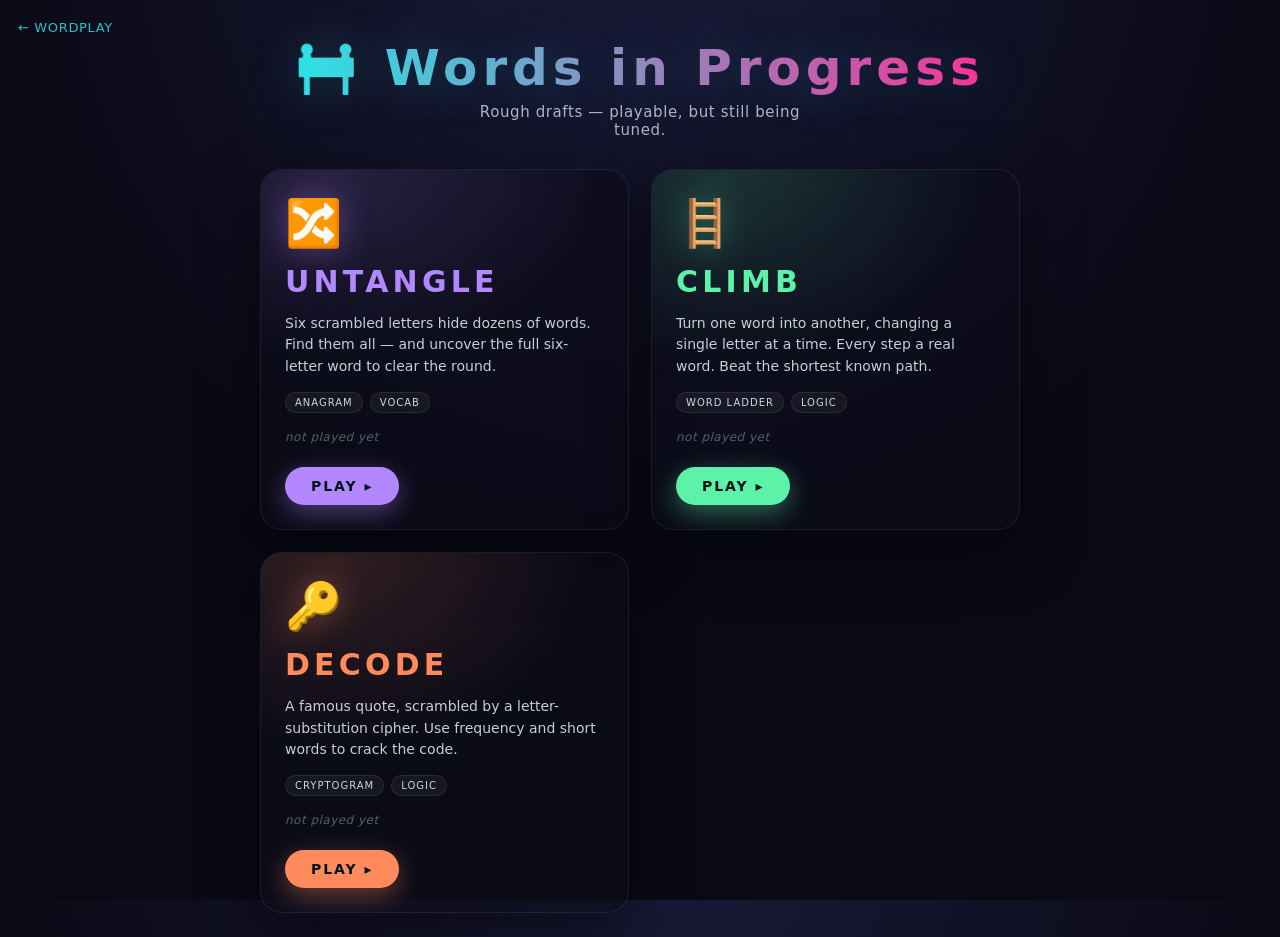
<file: more.html>
<!DOCTYPE html>
<html lang="en">
<head>
<meta charset="UTF-8" />
<meta name="viewport" content="width=device-width, initial-scale=1.0" />
<meta name="theme-color" content="#0a0a16" />
<title>Words in Progress — WORDPLAY</title>
<style>
  :root{
    --bg:#0a0a16;
    --accent:#2de2e6;
    --accent2:#ff2e97;
    --gold:#ffd23f;
    --text:#eafcff;
  }
  *{box-sizing:border-box;margin:0;padding:0;-webkit-tap-highlight-color:transparent;}
  html{height:100%;}
  body{
    background:radial-gradient(circle at 50% -10%, #1a1a3a 0%, var(--bg) 55%);
    color:var(--text);
    font-family:'Segoe UI',system-ui,-apple-system,sans-serif;
    min-height:100%;
    display:flex;flex-direction:column;align-items:center;justify-content:flex-start;
    padding:24px 18px;gap:30px;overflow-x:hidden;position:relative;
  }
  .back{position:absolute;left:18px;top:20px;color:var(--accent);text-decoration:none;font-size:13px;letter-spacing:.05em;opacity:.85;}
  .back:hover{opacity:1;}
  .hero{text-align:center;display:flex;flex-direction:column;gap:8px;margin-top:18px;animation:rise .6s ease both;}
  .brand{
    font-weight:800;letter-spacing:.1em;font-size:clamp(26px,7vw,50px);line-height:1.05;
    background:linear-gradient(90deg,var(--accent),var(--accent2));
    -webkit-background-clip:text;background-clip:text;color:transparent;
    text-shadow:0 0 50px rgba(45,226,230,.25);
  }
  .sub{opacity:.7;font-size:clamp(13px,3.4vw,15px);letter-spacing:.04em;max-width:34ch;margin:0 auto;}
  .cards{
    display:grid;grid-template-columns:repeat(auto-fit,minmax(240px,1fr));
    gap:22px;width:min(92vw,760px);
  }
  .card{
    position:relative;display:flex;flex-direction:column;gap:14px;
    text-decoration:none;color:var(--text);
    padding:26px 24px 24px;border-radius:22px;overflow:hidden;
    background:rgba(12,12,26,.6);
    border:1px solid rgba(255,255,255,.08);
    box-shadow:0 20px 60px rgba(0,0,0,.5);
    transition:transform .18s ease, box-shadow .25s ease, border-color .25s;
    animation:rise .6s ease both;
  }
  .card:hover{transform:translateY(-6px);border-color:var(--c1);box-shadow:0 28px 70px rgba(0,0,0,.6), 0 0 40px var(--glow);}
  .card::before{content:"";position:absolute;inset:0;opacity:.16;z-index:0;
    background:radial-gradient(120% 90% at 20% 0%, var(--c1), transparent 60%);transition:opacity .25s;}
  .card:hover::before{opacity:.32;}
  .card>*{position:relative;z-index:1;}
  .icon{font-size:46px;filter:drop-shadow(0 0 16px var(--glow));}
  .name{font-size:30px;font-weight:800;letter-spacing:.14em;color:var(--c1);}
  .desc{font-size:14px;line-height:1.55;opacity:.82;min-height:44px;}
  .tags{display:flex;gap:7px;flex-wrap:wrap;}
  .tag{font-size:10px;letter-spacing:.1em;text-transform:uppercase;padding:4px 9px;border-radius:999px;
    background:rgba(255,255,255,.06);border:1px solid rgba(255,255,255,.1);opacity:.85;}
  .play{margin-top:6px;align-self:flex-start;font-weight:800;letter-spacing:.14em;font-size:14px;color:#04121a;
    background:var(--c1);padding:11px 26px;border-radius:999px;box-shadow:0 8px 26px var(--glow);}
  .untangle{--c1:#b388ff;--glow:rgba(179,136,255,.4);}
  .climb{--c1:#5cf2a8;--glow:rgba(92,242,168,.4);}
  .decode{--c1:#ff8a5c;--glow:rgba(255,138,92,.4);}
  .stats{font-size:12px;letter-spacing:.04em;opacity:.85;min-height:16px;line-height:1.7;}
  .stats b{color:var(--c1);font-variant-numeric:tabular-nums;}
  .stats .none{opacity:.4;font-style:italic;}
  @keyframes rise{from{opacity:0;transform:translateY(18px);}to{opacity:1;transform:translateY(0);}}
</style>
</head>
<body>
  <a class="back" href="index.html">← WORDPLAY</a>

  <div class="hero">
    <div class="brand">🚧 Words in Progress</div>
    <div class="sub">Rough drafts — playable, but still being tuned.</div>
  </div>

  <div class="cards">
    <a class="card untangle" href="untangle.html">
      <div class="icon">🔀</div>
      <div class="name">UNTANGLE</div>
      <div class="desc">Six scrambled letters hide dozens of words. Find them all — and uncover the full six-letter word to clear the round.</div>
      <div class="tags"><span class="tag">Anagram</span><span class="tag">Vocab</span></div>
      <div class="stats" data-game="untangle"></div>
      <span class="play">PLAY ▸</span>
    </a>

    <a class="card climb" href="climb.html">
      <div class="icon">🪜</div>
      <div class="name">CLIMB</div>
      <div class="desc">Turn one word into another, changing a single letter at a time. Every step a real word. Beat the shortest known path.</div>
      <div class="tags"><span class="tag">Word ladder</span><span class="tag">Logic</span></div>
      <div class="stats" data-game="climb"></div>
      <span class="play">PLAY ▸</span>
    </a>

    <a class="card decode" href="decode.html">
      <div class="icon">🔑</div>
      <div class="name">DECODE</div>
      <div class="desc">A famous quote, scrambled by a letter-substitution cipher. Use frequency and short words to crack the code.</div>
      <div class="tags"><span class="tag">Cryptogram</span><span class="tag">Logic</span></div>
      <div class="stats" data-game="decode"></div>
      <span class="play">PLAY ▸</span>
    </a>
  </div>

  <script>
    const num = k => parseInt(localStorage.getItem(k) || '0', 10) || 0;
    const none = '<span class="none">not played yet</span>';
    const fmt = {
      untangle(){ const b=num('untangle_best'); return b?`🏆 Best <b>${b}</b> words found`:none; },
      climb(){ const s=num('climb_solved'); return s?`🪜 Solved <b>${s}</b>`:none; },
      decode(){ const s=num('decode_solved'); return s?`🔑 Cracked <b>${s}</b>`:none; },
    };
    document.querySelectorAll('.stats').forEach(elm => {
      const g = elm.dataset.game;
      elm.innerHTML = fmt[g] ? fmt[g]() : none;
    });
  </script>
</body>
</html>
</file>
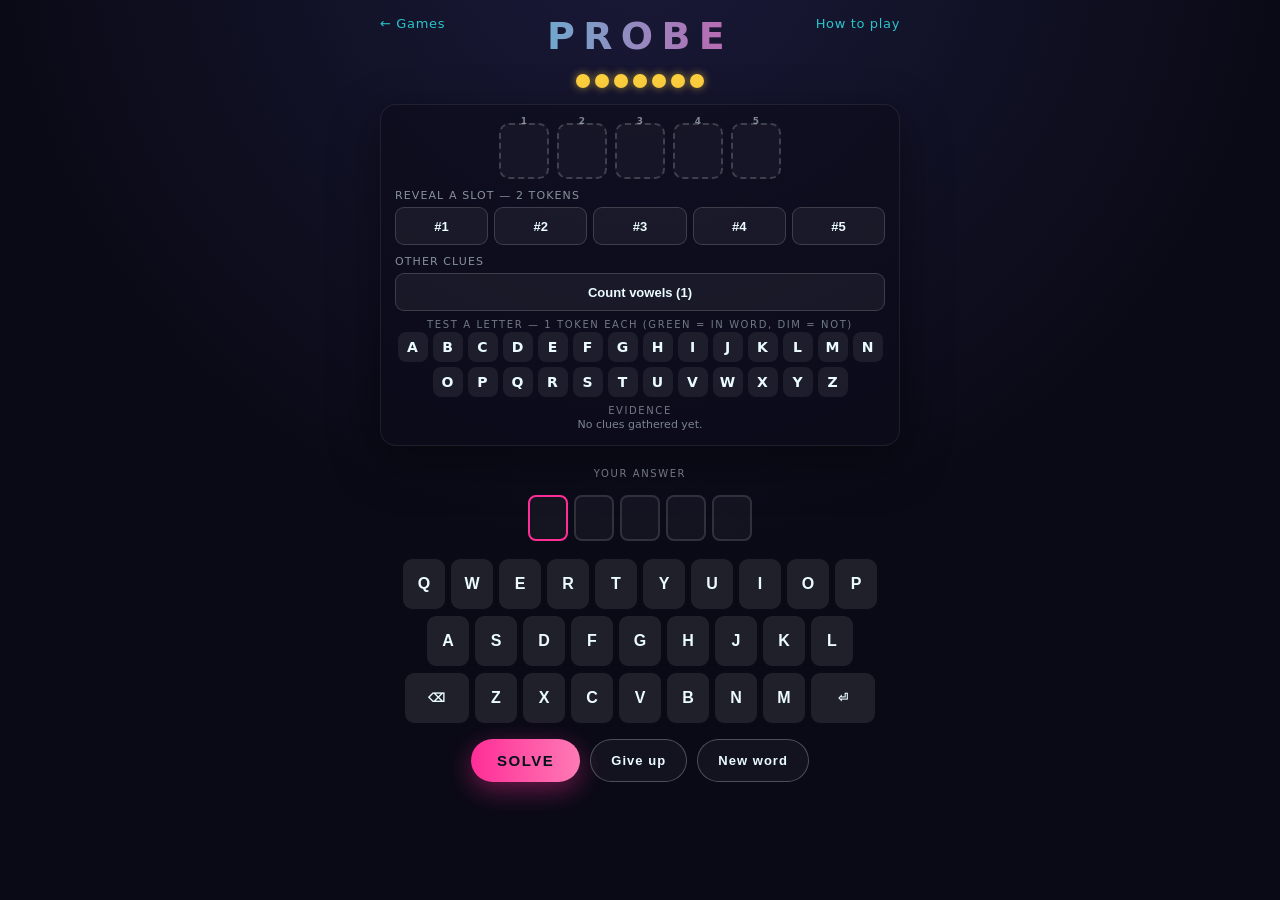
<file: probe.html>
<!DOCTYPE html>
<html lang="en">
<head>
<meta charset="UTF-8" />
<meta name="viewport" content="width=device-width, initial-scale=1.0, maximum-scale=1.0, user-scalable=no" />
<meta name="theme-color" content="#0a0a16" />
<title>PROBE — interrogate the hidden word</title>
<link rel="stylesheet" href="shared.css" />
<style>
  .board{display:flex;gap:8px;justify-content:center;margin:4px 0;}
  .slot{width:50px;height:56px;border-radius:10px;border:2px dashed rgba(255,255,255,.18);display:grid;place-items:center;
    font-size:24px;font-weight:800;text-transform:uppercase;background:rgba(255,255,255,.03);position:relative;}
  .slot.known{border-style:solid;border-color:var(--good);background:rgba(92,242,168,.12);color:var(--good);}
  .slot .pin{position:absolute;top:-9px;font-size:9px;opacity:.5;}
  .tokens{display:flex;gap:5px;justify-content:center;margin:2px 0;}
  .tok{width:14px;height:14px;border-radius:50%;background:var(--gold);box-shadow:0 0 8px rgba(255,210,63,.6);}
  .tok.spent{background:rgba(255,255,255,.12);box-shadow:none;}
  .probes{display:flex;flex-direction:column;gap:10px;}
  .prow{display:flex;flex-direction:column;gap:5px;}
  .plabel{font-size:11px;letter-spacing:.1em;text-transform:uppercase;opacity:.55;}
  .slotbtns{display:flex;gap:6px;}
  .sbtn{flex:1;height:38px;border-radius:9px;border:1px solid rgba(255,255,255,.16);background:rgba(255,255,255,.05);
    color:var(--text);font-weight:700;cursor:pointer;font-size:13px;}
  .sbtn:hover:not(:disabled){background:rgba(255,255,255,.12);}
  .sbtn:disabled{opacity:.35;cursor:not-allowed;}
  .log{display:flex;flex-direction:column;gap:5px;max-height:20vh;overflow:auto;font-size:13px;}
  .logline{display:flex;justify-content:space-between;gap:8px;padding:5px 9px;border-radius:8px;background:rgba(255,255,255,.04);}
  .logline .a{font-weight:700;}
  .logline .r{font-weight:800;}
  .r.yes{color:var(--good);} .r.no{color:var(--bad);}
  .seclabel{font-size:10px;letter-spacing:.16em;text-transform:uppercase;opacity:.45;text-align:center;margin:8px 0 2px;}
  .controls{display:flex;gap:10px;justify-content:center;flex-wrap:wrap;margin-top:2px;}
  .solveline{display:flex;gap:6px;justify-content:center;}
  .stile{width:40px;height:46px;border-radius:8px;border:2px solid rgba(255,255,255,.12);display:grid;place-items:center;
    font-size:20px;font-weight:800;text-transform:uppercase;background:rgba(255,255,255,.04);}
  .stile.on{border-color:var(--accent2);}
  details{font-size:12.5px;} summary{cursor:pointer;color:var(--accent);opacity:.85;list-style:none;}
  summary::-webkit-details-marker{display:none;}
  .hint{font-size:11px;opacity:.5;text-align:center;}
  .mstats{display:flex;gap:24px;justify-content:center;}
  .mstats .s{display:flex;flex-direction:column;align-items:center;}
  .mstats .s b{font-size:24px;color:var(--gold);} .mstats .s span{font-size:10px;letter-spacing:.14em;text-transform:uppercase;opacity:.5;}
</style>
</head>
<body>
  <div class="wrap">
    <div class="top">
      <a class="home" href="index.html">← Games</a>
      <button class="howto-link" id="howtoBtn">How to play</button>
      <div class="title">PROBE</div>
    </div>

    <div class="tokens" id="tokens"></div>

    <div class="panel">
      <div class="board" id="board"></div>

      <div class="probes" style="margin-top:10px">
        <div class="prow">
          <div class="plabel">Reveal a slot — 2 tokens</div>
          <div class="slotbtns" id="slotbtns"></div>
        </div>
        <div class="prow">
          <div class="plabel">Other clues</div>
          <div class="slotbtns">
            <button class="sbtn" id="vowelBtn">Count vowels (1)</button>
          </div>
        </div>
      </div>

      <div class="seclabel">Test a letter — 1 token each (green = in word, dim = not)</div>
      <div class="tracker" id="tracker"></div>

      <div class="seclabel">Evidence</div>
      <div class="log" id="log"><div class="hint">No clues gathered yet.</div></div>
    </div>

    <div class="seclabel">Your answer</div>
    <div class="solveline" id="solveline"></div>
    <div class="keyboard" id="keyboard"></div>
    <div class="controls">
      <button class="btn pink" id="solveBtn">SOLVE</button>
      <button class="ghost" id="giveup">Give up</button>
      <button class="ghost" id="newgame">New word</button>
    </div>
  </div>

  <div class="overlay hidden" id="howto">
    <div class="modal">
      <h2>How to play</h2>
      <p class="help" style="text-align:left">
        A 5-letter word is hidden. Spend your <b style="color:var(--gold)">7 tokens</b> on clues:<br><br>
        • <b>Test a letter</b> (1) — tap a chip to learn if it's in the word.<br>
        • <b>Reveal a slot</b> (2) — uncover the exact letter in a position.<br>
        • <b>Count vowels</b> (1) — how many vowels it has.<br><br>
        When ready, type your answer and <b>SOLVE</b>. A wrong solve costs a token —
        run out and the case goes cold. Fewer tokens spent = higher score.
      </p>
      <button class="btn" id="howtoClose">Got it</button>
    </div>
  </div>

  <div class="overlay hidden" id="overlay">
    <div class="modal">
      <h2 id="result">Solved!</h2>
      <div class="reveal">The word was <b id="answer">—</b></div>
      <div class="msg" id="summary"></div>
      <div class="mstats" id="mstats" style="display:none">
        <div class="s"><b id="mStreak">0</b><span>Streak</span></div>
        <div class="s"><b id="mBest">0</b><span>Best</span></div>
      </div>
      <div class="row">
        <button class="btn" id="again">Play again</button>
        <a class="ghost" href="index.html" style="display:grid;place-items:center">Home</a>
      </div>
    </div>
  </div>

  <script src="words.js"></script>
  <script src="shared.js"></script>
  <script>
  (() => {
    const { $, randomAnswer, toast, buildKeyboard, buildTracker, store } = window.ARCADE;
    const START = 7;
    const VOWELS = new Set(['a','e','i','o','u']);
    const streakStore = store('probe_streak');
    const bestStore   = store('probe_best');

    let secret, tokens, revealed, vowelUsed, over, cur;
    let streak = streakStore.get();
    let best   = bestStore.get();
    let tracker;

    function newGame(){
      secret = randomAnswer();
      tokens = START;
      revealed = [null,null,null,null,null];
      vowelUsed = false;
      over = false;
      cur = '';
      $('#overlay').classList.add('hidden');
      $('#log').innerHTML = '<div class="hint">No clues gathered yet.</div>';
      tracker.reset();
      renderBoard(); renderTokens(); renderSlotBtns(); renderSolve(); updateControls();
    }

    function renderTokens(){
      const t=$('#tokens'); t.innerHTML='';
      for(let i=0;i<START;i++){ const d=document.createElement('div'); d.className='tok'+(i>=tokens?' spent':''); t.appendChild(d); }
    }
    function renderBoard(){
      const b=$('#board'); b.innerHTML='';
      for(let i=0;i<5;i++){
        const s=document.createElement('div'); s.className='slot'+(revealed[i]?' known':'');
        if(revealed[i]) s.textContent=revealed[i];
        const pin=document.createElement('div'); pin.className='pin'; pin.textContent=i+1; s.appendChild(pin);
        b.appendChild(s);
      }
    }
    function renderSlotBtns(){
      const c=$('#slotbtns'); c.innerHTML='';
      for(let i=0;i<5;i++){
        const btn=document.createElement('button'); btn.className='sbtn';
        btn.textContent = revealed[i] ? revealed[i].toUpperCase() : ('#'+(i+1));
        btn.disabled = over || !!revealed[i] || tokens<2;
        btn.addEventListener('click',()=>revealSlot(i));
        c.appendChild(btn);
      }
    }
    function renderSolve(){
      const sl=$('#solveline'); sl.innerHTML='';
      for(let i=0;i<5;i++){
        const t=document.createElement('div'); t.className='stile';
        if(cur[i]){ t.textContent=cur[i]; t.classList.add('on'); }
        else if(i===cur.length && !over) t.classList.add('on');
        sl.appendChild(t);
      }
    }
    function updateControls(){
      $('#vowelBtn').disabled = over || vowelUsed || tokens<1;
      $('#vowelBtn').textContent = vowelUsed ? 'Vowels counted' : 'Count vowels (1)';
      $('#solveBtn').disabled = over;
      renderSlotBtns();
    }
    function logLine(action, result, cls){
      const log=$('#log');
      if(log.querySelector('.hint')) log.innerHTML='';
      const l=document.createElement('div'); l.className='logline pop';
      l.innerHTML=`<span class="a">${action}</span><span class="r ${cls||''}">${result}</span>`;
      log.appendChild(l); log.scrollTop=log.scrollHeight;
    }

    function spend(n){ tokens-=n; renderTokens(); updateControls(); if(tokens<=0 && !over) toast('Out of tokens — make your guess!'); }

    // ---- probes ----
    function testLetter(ch){
      if(over) return;
      if(tracker.get(ch)) { toast('Already tested "'+ch.toUpperCase()+'"'); return; }
      if(tokens<1){ toast('Not enough tokens'); return; }
       spend(1);
      const inWord = secret.includes(ch);
      tracker.set(ch, inWord?'yes':'no');
      logLine('Is there a "'+ch.toUpperCase()+'"?', inWord?'YES':'NO', inWord?'yes':'no');
      
    }
    function revealSlot(i){
      if(over||revealed[i]||tokens<2) return;
       spend(2);
      const ch=secret[i]; revealed[i]=ch; tracker.set(ch,'yes');
      renderBoard();
      logLine('Reveal slot '+(i+1), ch.toUpperCase(), 'yes');
      
    }
    function countVowels(){
      if(over||vowelUsed||tokens<1) return;
       spend(1); vowelUsed=true;
      let n=0; for(const c of secret) if(VOWELS.has(c)) n++;
      logLine('How many vowels?', String(n));
      updateControls();
    }

    // ---- solve ----
    function solve(){
      if(over) return;
      if(cur.length<5){ toast('Type all 5 letters'); shake(); return; }
      if(cur===secret){ win(); return; }
      // wrong
       shake();
      logLine('Guess "'+cur.toUpperCase()+'"', 'WRONG', 'no');
      if(tokens>0){ spend(1); toast('Not it — cost 1 token'); cur=''; renderSolve(); }
      else { lose(); }
    }
    function win(){
      over=true; streak++; if(streak>best){best=streak;bestStore.set(best);} streakStore.set(streak);
      
      const score = tokens*100 + 200;
      finish(true, `Solved with ${tokens} token${tokens!==1?'s':''} to spare — score ${score}.`+
                   (tokens>=4?' Master detective! 🔎':''));
    }
    function lose(){
      over=true; streak=0; streakStore.set(0); 
      finish(false,'The trail went cold. Streak reset.');
    }
    function finish(didWin,msg){
      $('#result').textContent = didWin?'SOLVED! 🔎':'COLD CASE';
      $('#result').className = didWin?'win':'lose';
      $('#answer').textContent = secret.toUpperCase();
      $('#summary').textContent = msg;
      const ms=$('#mstats');
      if(didWin){ $('#mStreak').textContent=streak; $('#mBest').textContent=best; ms.style.display='flex'; }
      else { ms.style.display='none'; }
      updateControls();
      setTimeout(()=>$('#overlay').classList.remove('hidden'),500);
    }
    function shake(){ const sl=$('#solveline'); sl.classList.remove('shake'); void sl.offsetWidth; sl.classList.add('shake'); }

    // input
    function addLetter(ch){ if(over) return; if(cur.length<5){ cur+=ch; renderSolve(); } }
    function backspace(){ if(over) return; cur=cur.slice(0,-1); renderSolve(); }

    // Tracker chips act as "test a letter" probes (not free state cycling).
    tracker = buildTracker($('#tracker'), { clickable:false });
    $('#tracker').addEventListener('click', e=>{
      const chip = e.target.closest('.chip'); if(!chip) return;
      testLetter(chip.textContent);
    });

    buildKeyboard($('#keyboard'), { onKey:addLetter, onEnter:solve, onBack:backspace });
    $('#vowelBtn').addEventListener('click', countVowels);
    $('#solveBtn').addEventListener('click', solve);
    $('#giveup').addEventListener('click', ()=>{ if(!over) lose(); });
    $('#newgame').addEventListener('click', newGame);
    $('#again').addEventListener('click', newGame);
    $('#howtoBtn').addEventListener('click', ()=>$('#howto').classList.remove('hidden'));
    $('#howtoClose').addEventListener('click', ()=>$('#howto').classList.add('hidden'));
    window.addEventListener('keydown', e=>{
      if(e.metaKey||e.ctrlKey||e.altKey) return;
      if(!$('#howto').classList.contains('hidden')){ if(e.key==='Enter'||e.key==='Escape') $('#howto').classList.add('hidden'); return; }
      if(e.key==='Enter') solve();
      else if(e.key==='Backspace') backspace();
      else if(/^[a-zA-Z]$/.test(e.key)){ addLetter(e.key.toLowerCase()); }
    });

    newGame();
  })();
  </script>
</body>
</html>
</file>
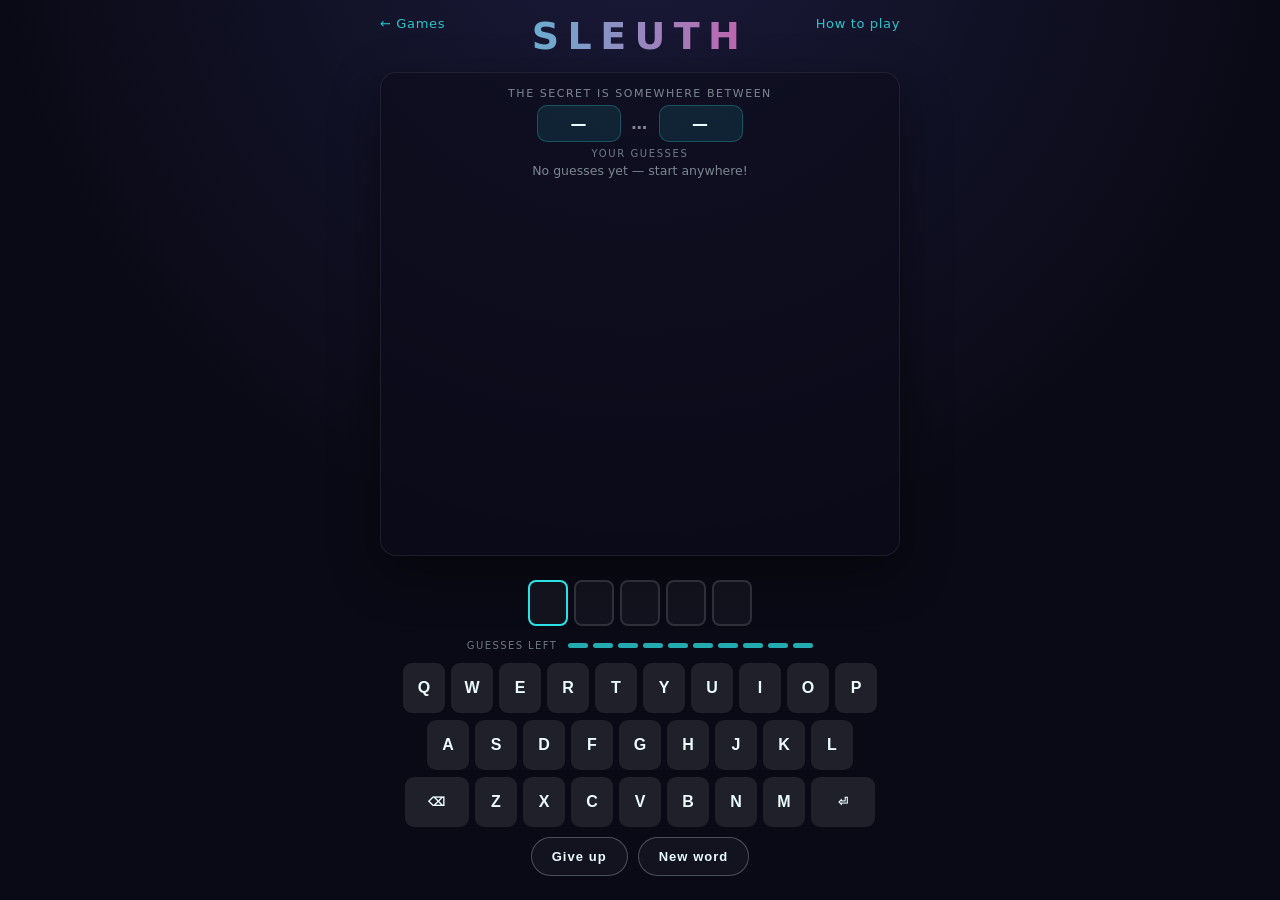
<file: sleuth.html>
<!DOCTYPE html>
<html lang="en">
<head>
<meta charset="UTF-8" />
<meta name="viewport" content="width=device-width, initial-scale=1.0, maximum-scale=1.0, user-scalable=no" />
<meta name="theme-color" content="#0a0a16" />
<title>SLEUTH — narrow down the secret word</title>
<link rel="stylesheet" href="shared.css" />
<style>
  body{justify-content:flex-start;}
  .wrap{height:100%;}
  .panel{display:flex;flex-direction:column;flex:1;min-height:0;}
  .dock{margin-top:auto;display:flex;flex-direction:column;gap:8px;padding-top:4px;}
  .bounds{display:flex;align-items:center;justify-content:center;gap:10px;font-weight:800;letter-spacing:.1em;}
  .bounds .b{padding:8px 12px;border-radius:10px;background:rgba(45,226,230,.1);border:1px solid rgba(45,226,230,.25);
    font-size:16px;min-width:84px;text-align:center;text-transform:uppercase;}
  .lbl{font-size:11px;opacity:.5;letter-spacing:.14em;text-transform:uppercase;text-align:center;}
  .bwrap{display:flex;flex-direction:column;gap:5px;align-items:center;}
  .glist{display:flex;flex-direction:column;gap:7px;flex:1;min-height:0;overflow:auto;}
  .gitem{display:flex;align-items:center;gap:10px;padding:6px 8px;border-radius:10px;background:rgba(255,255,255,.04);}
  .gword{font-weight:800;font-size:18px;letter-spacing:.14em;text-transform:uppercase;flex:1;}
  .shares{font-weight:800;font-size:13px;padding:4px 9px;border-radius:999px;white-space:nowrap;}
  .dir{font-size:12px;font-weight:700;letter-spacing:.06em;padding:4px 9px;border-radius:999px;white-space:nowrap;
    background:rgba(255,255,255,.07);}
  .dir.up{color:var(--accent);} .dir.down{color:var(--accent2);}
  .curline{display:flex;gap:6px;justify-content:center;margin:6px 0 2px;}
  .ctile{width:40px;height:46px;border-radius:8px;border:2px solid rgba(255,255,255,.12);display:grid;place-items:center;
    font-size:20px;font-weight:800;text-transform:uppercase;background:rgba(255,255,255,.04);}
  .ctile.on{border-color:var(--accent);}
  .seclabel{font-size:10px;letter-spacing:.16em;text-transform:uppercase;opacity:.45;text-align:center;margin:6px 0 2px;}
  .controls{display:flex;gap:10px;justify-content:center;flex-wrap:wrap;margin-top:2px;}
  .pips{display:flex;gap:5px;justify-content:center;align-items:center;margin-top:4px;}
  .pips .lab{font-size:10px;letter-spacing:.14em;text-transform:uppercase;opacity:.45;margin-right:6px;}
  .pip{width:20px;height:5px;border-radius:3px;background:rgba(45,226,230,.75);}
  .pip.off{background:rgba(255,255,255,.12);}
  .mstats{display:flex;gap:24px;justify-content:center;}
  .mstats .s{display:flex;flex-direction:column;align-items:center;}
  .mstats .s b{font-size:24px;color:var(--gold);} .mstats .s span{font-size:10px;letter-spacing:.14em;text-transform:uppercase;opacity:.5;}
</style>
</head>
<body>
  <div class="wrap">
    <div class="top">
      <a class="home" href="index.html">← Games</a>
      <button class="howto-link" id="howtoBtn">How to play</button>
      <div class="title">SLEUTH</div>
    </div>

    <div class="panel">
      <div class="bwrap">
        <div class="lbl">The secret is somewhere between</div>
        <div class="bounds">
          <div class="b" id="lo">—</div>
          <span style="opacity:.5">…</span>
          <div class="b" id="hi">—</div>
        </div>
      </div>

      <div class="seclabel">Your guesses</div>
      <div class="glist" id="glist"><div class="help" style="text-align:center;opacity:.5">No guesses yet — start anywhere!</div></div>
    </div>

    <div class="dock">
      <div class="curline" id="curline"></div>
      <div class="pips" id="pips"></div>
      <div class="keyboard" id="keyboard"></div>
      <div class="controls">
        <button class="ghost" id="giveup">Give up</button>
        <button class="ghost" id="newgame">New word</button>
      </div>
    </div>
  </div>

  <div class="overlay hidden" id="howto">
    <div class="modal">
      <h2>How to play</h2>
      <p class="help" style="text-align:left">
        Find the hidden 5-letter word. Each guess returns two clues:<br><br>
        <b>shares N</b> — how many letters your guess has in common with the secret (any position).<br>
        <b style="color:var(--accent)">↑ earlier</b> / <b style="color:var(--accent2)">↓ later</b> — whether the secret
        comes before or after your guess in the dictionary.<br><br>
        Use both together to squeeze the answer — the live range up top narrows automatically.
      </p>
      <button class="btn" id="howtoClose">Got it</button>
    </div>
  </div>

  <div class="overlay hidden" id="overlay">
    <div class="modal">
      <h2 id="result">Found it!</h2>
      <div class="reveal">The word was <b id="answer">—</b></div>
      <div class="msg" id="summary"></div>
      <div class="mstats" id="mstats" style="display:none">
        <div class="s"><b id="mStreak">0</b><span>Streak</span></div>
        <div class="s"><b id="mBest">0</b><span>Best</span></div>
      </div>
      <div class="row">
        <button class="ghost" id="viewboard">View board</button>
        <button class="btn" id="again">Play again</button>
        <a class="ghost" href="index.html" style="display:grid;place-items:center">Home</a>
      </div>
    </div>
  </div>

  <script src="words.js"></script>
  <script src="shared.js"></script>
  <script>
  (() => {
    const { $, randomAnswer, isValidGuess, analyze, toast, buildKeyboard, store } = window.ARCADE;
    const streakStore = store('sleuth_streak');
    const bestStore   = store('sleuth_best');
    const playedStore = store('sleuth_played');
    const winsStore   = store('sleuth_wins');
    const guessStore  = store('sleuth_guesssum');
    const inc = (s,n)=>s.set(s.get()+n);
    const MAX = 10;

    let secret, guesses, cur, over, lo, hi;
    let streak = streakStore.get();
    let best   = bestStore.get();

    const glistEl = $('#glist');

    function newGame(){
      secret = randomAnswer();
      guesses=[]; cur=''; over=false; lo=null; hi=null;
      $('#overlay').classList.add('hidden');
      render();
    }

    function warmthColor(n){
      // 0 cold -> 5 hot
      const stops=[[58,110,165],[60,150,170],[120,180,120],[210,180,70],[235,120,70],[255,70,90]];
      const c=stops[Math.max(0,Math.min(5,n))];
      return `rgba(${c[0]},${c[1]},${c[2]},.85)`;
    }

    function render(){
      // bounds
      $('#lo').textContent = lo ? lo : '—';
      $('#hi').textContent = hi ? hi : '—';
      // current entry tiles
      const cl=$('#curline'); cl.innerHTML='';
      for(let i=0;i<5;i++){
        const t=document.createElement('div'); t.className='ctile';
        if(cur[i]){ t.textContent=cur[i]; t.classList.add('on'); }
        else if(i===cur.length && !over) t.classList.add('on');
        cl.appendChild(t);
      }
      // guesses (newest first)
      if(guesses.length===0){
        glistEl.innerHTML='<div class="help" style="text-align:center;opacity:.5">No guesses yet — start anywhere!</div>';
      } else {
        glistEl.innerHTML='';
        for(let i=guesses.length-1;i>=0;i--){
          const g=guesses[i];
          const it=document.createElement('div'); it.className='gitem';
          const dirCls = g.dir==='earlier'?'up':'down';
          const dirTxt = g.dir==='earlier'?'↑ earlier':'↓ later';
          it.innerHTML = `<span class="gword">${g.word}</span>`+
            `<span class="shares" style="background:${warmthColor(g.shares)};color:#06121a">shares ${g.shares}</span>`+
            `<span class="dir ${dirCls}">${dirTxt}</span>`;
          glistEl.appendChild(it);
        }
      }
      const pips=$('#pips'); pips.innerHTML='<span class="lab">guesses left</span>';
      const left=Math.max(0,MAX-guesses.length);
      for(let i=0;i<MAX;i++){ const p=document.createElement('div'); p.className='pip'+(i<left?'':' off'); pips.appendChild(p); }
    }

    function submit(){
      if(over) return;
      if(cur.length<5){ toast('Need 5 letters'); shake(); return; }
      if(!isValidGuess(cur)){ toast('Not a valid word');  shake(); return; }
      if(guesses.some(g=>g.word===cur)){ toast('Already guessed'); shake(); return; }
      if(cur===secret){
        guesses.push({word:cur, shares:5, dir:'earlier'});
        cur='';  win(); render(); return;
      }
      const res = analyze(secret, cur);
      const dir = secret < cur ? 'earlier' : 'later';
      if(dir==='earlier'){ hi = (!hi || cur < hi) ? cur : hi; }
      else { lo = (!lo || cur > lo) ? cur : lo; }
      guesses.push({ word:cur, shares:res.common, dir });
      cur='';
      render();
      if(guesses.length>=MAX) lose('Out of guesses — the trail goes cold.','OUT OF GUESSES');
    }

    function win(){
      over=true; streak++; if(streak>best){best=streak;bestStore.set(best);} streakStore.set(streak);
      inc(playedStore,1); inc(winsStore,1); inc(guessStore, guesses.length);
      const n=guesses.length;
      finish(true, `Nailed it in ${n} guess${n>1?'es':''}.`+(n<=5?' Sharp work, detective! 🕵️':''));
    }
    function lose(reason, title){
      over=true; streak=0; streakStore.set(0);
      inc(playedStore,1); inc(guessStore,11);   // loss counts as 11
      finish(false, (reason||'Case closed unsolved.')+' Streak reset.', title||'GAME OVER');
    }
    function finish(didWin,msg,title){
      $('#result').textContent = didWin?'SOLVED! 🕵️':(title||'GAME OVER');
      $('#result').className = didWin?'win':'lose';
      $('#answer').textContent = secret.toUpperCase();
      $('#summary').textContent = msg;
      const ms=$('#mstats');
      if(didWin){ $('#mStreak').textContent=streak; $('#mBest').textContent=best; ms.style.display='flex'; }
      else { ms.style.display='none'; }
      setTimeout(()=>$('#overlay').classList.remove('hidden'),500);
    }

    function shake(){ const cl=$('#curline'); cl.classList.remove('shake'); void cl.offsetWidth; cl.classList.add('shake'); }

    function addLetter(ch){ if(over) return; if(cur.length<5){ cur+=ch; render(); } }
    function backspace(){ if(over) return; cur=cur.slice(0,-1); render(); }

    buildKeyboard($('#keyboard'), { onKey:addLetter, onEnter:submit, onBack:backspace });
    window.addEventListener('keydown', e=>{
      if(e.metaKey||e.ctrlKey||e.altKey) return;
      if(!$('#howto').classList.contains('hidden')){ if(e.key==='Enter'||e.key==='Escape') $('#howto').classList.add('hidden'); return; }
      if(e.key==='Enter') submit();
      else if(e.key==='Backspace') backspace();
      else if(/^[a-zA-Z]$/.test(e.key)){ addLetter(e.key.toLowerCase()); }
    });
    $('#newgame').addEventListener('click', newGame);
    $('#again').addEventListener('click', newGame);
    $('#giveup').addEventListener('click', ()=>{ if(!over) lose('You gave up.','GAVE UP'); });
    $('#viewboard').addEventListener('click', ()=>$('#overlay').classList.add('hidden'));
    $('#howtoBtn').addEventListener('click', ()=>$('#howto').classList.remove('hidden'));
    $('#howtoClose').addEventListener('click', ()=>$('#howto').classList.add('hidden'));

    newGame();
  })();
  </script>
</body>
</html>
</file>
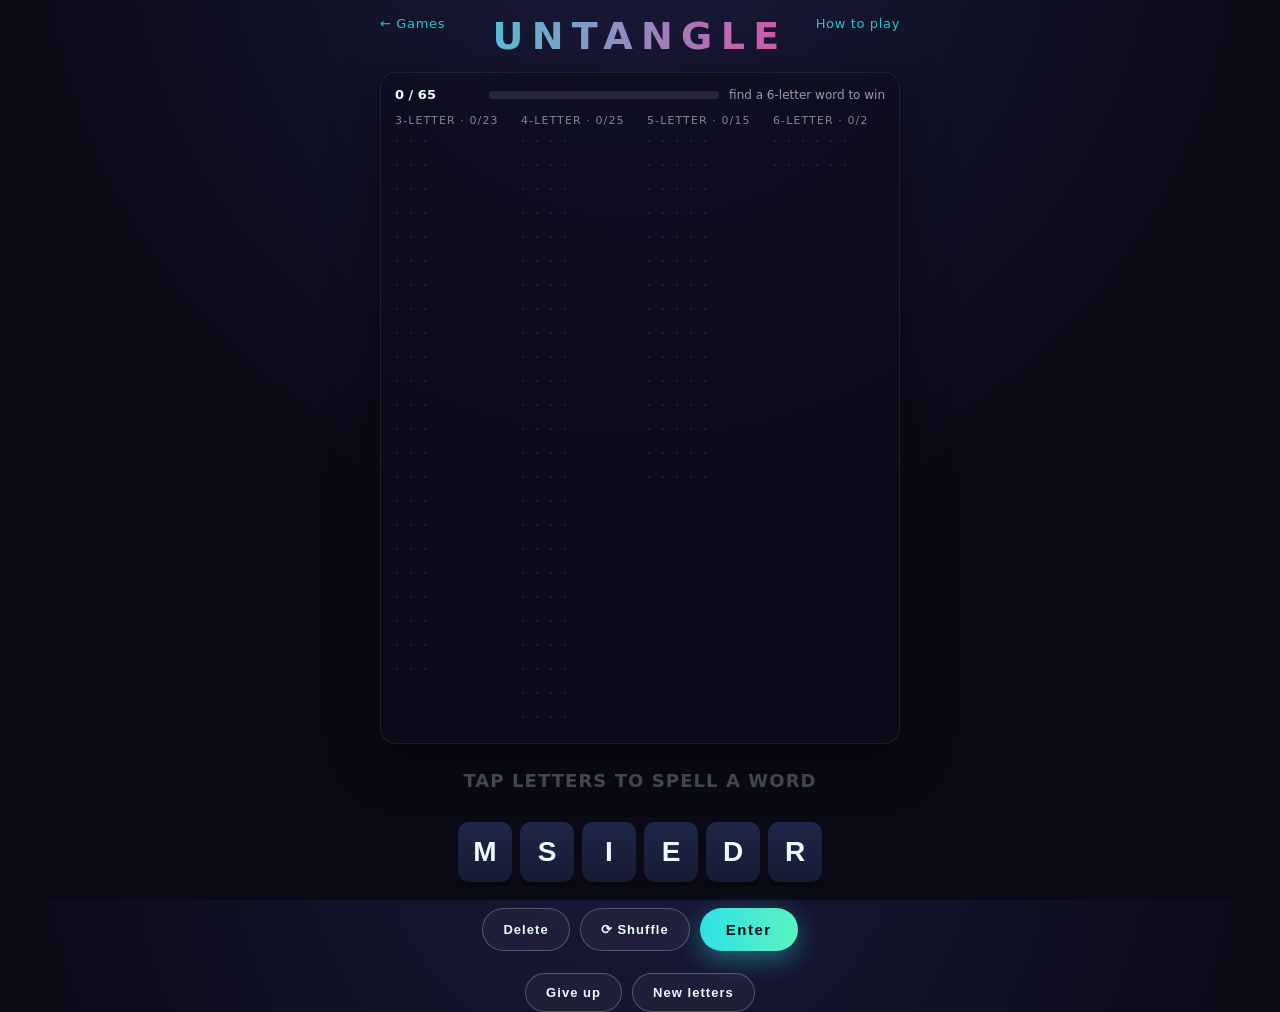
<file: untangle.html>
<!DOCTYPE html>
<html lang="en">
<head>
<meta charset="UTF-8" />
<meta name="viewport" content="width=device-width, initial-scale=1.0, maximum-scale=1.0, user-scalable=no" />
<meta name="theme-color" content="#0a0a16" />
<title>UNTANGLE — find the hidden words</title>
<link rel="stylesheet" href="shared.css" />
<style>
  body{justify-content:flex-start;}
  .progress{display:flex;align-items:center;gap:10px;}
  .progress .lbl{font-size:13px;font-weight:700;min-width:84px;}
  .pbar{flex:1;height:8px;border-radius:6px;background:rgba(255,255,255,.1);overflow:hidden;}
  .pbar i{display:block;height:100%;background:linear-gradient(90deg,var(--accent),var(--accent2));transition:width .3s;}
  .cols{display:flex;gap:14px;margin-top:12px;}
  .col{flex:1;min-width:0;}
  .colhead{font-size:11px;letter-spacing:.1em;text-transform:uppercase;opacity:.5;margin-bottom:6px;}
  .slots{display:flex;flex-direction:column;gap:4px;}
  .slot{font-size:14px;height:20px;letter-spacing:.18em;text-transform:uppercase;opacity:.85;}
  .slot.blank{color:rgba(255,255,255,.16);}
  .slot.blank::before{content:attr(data-dashes);}
  .slot.missed{color:var(--accent2);opacity:.9;}
  .entry{font-size:32px;font-weight:800;letter-spacing:.2em;text-transform:uppercase;text-align:center;min-height:44px;
    display:flex;justify-content:center;align-items:center;}
  .entry .ph{opacity:.25;font-size:18px;letter-spacing:.06em;}
  .tiles{display:flex;gap:8px;justify-content:center;margin:6px 0;flex-wrap:wrap;}
  .tile{width:54px;height:60px;border-radius:11px;border:none;cursor:pointer;background:linear-gradient(180deg,#1f2748,#161a33);
    color:var(--text);font-size:28px;font-weight:800;text-transform:uppercase;
    box-shadow:0 5px 0 rgba(0,0,0,.35);transition:transform .06s,opacity .12s;}
  .tile:active{transform:translateY(3px);box-shadow:0 2px 0 rgba(0,0,0,.35);}
  .tile.used{opacity:.25;pointer-events:none;}
  .actions{display:flex;gap:10px;justify-content:center;margin-top:6px;}
  .controls{display:flex;gap:10px;justify-content:center;margin-top:8px;}
</style>
</head>
<body>
  <div class="wrap">
    <div class="top">
      <a class="home" href="index.html">← Games</a>
      <button class="howto-link" id="howtoBtn">How to play</button>
      <div class="title">UNTANGLE</div>
    </div>

    <div class="panel">
      <div class="progress">
        <span class="lbl" id="prgLbl">0 / 0</span>
        <div class="pbar"><i id="prgBar" style="width:0%"></i></div>
        <span style="font-size:12px;opacity:.6" id="goalNote">find a 6-letter word to win</span>
      </div>
      <div class="cols" id="cols"></div>
    </div>

    <div class="entry" id="entry"></div>
    <div class="tiles" id="tiles"></div>
    <div class="actions">
      <button class="ghost" id="del">Delete</button>
      <button class="ghost" id="shuffle">⟳ Shuffle</button>
      <button class="btn" id="enter">Enter</button>
    </div>
    <div class="controls">
      <button class="ghost" id="giveup">Give up</button>
      <button class="ghost" id="newgame">New letters</button>
    </div>
  </div>

  <div class="overlay hidden" id="howto">
    <div class="modal">
      <h2>How to play</h2>
      <p class="help" style="text-align:left">
        Six scrambled letters hide dozens of words. Tap tiles (or type) to spell a word of
        <b>3 to 6 letters</b>, then hit Enter.<br><br>
        Each tile can be used once per word. <b>Shuffle</b> to see the letters fresh.<br><br>
        Find a <b style="color:var(--accent2)">6-letter word</b> to clear the round — then keep going to find them all!
      </p>
      <button class="btn" id="howtoClose">Got it</button>
    </div>
  </div>

  <div class="overlay hidden" id="overlay">
    <div class="modal">
      <h2 id="result" class="win">Solved! 🎉</h2>
      <div class="msg" id="summary"></div>
      <div class="row">
        <button class="ghost" id="keepgoing">Keep finding</button>
        <button class="btn" id="again">New letters</button>
      </div>
      <a class="home" style="position:static" href="index.html">← Back to games</a>
    </div>
  </div>

  <script src="dict.js"></script>
  <script src="shared.js"></script>
  <script>
  (() => {
    const { $, toast, store } = window.ARCADE;
    const WORDS = window.BIGWORDS;
    const POOL = WORDS.filter(w => w.length>=3 && w.length<=6);
    const BASES = WORDS.filter(w => w.length===6 && new Set(w).size>=4);
    const bestStore = store('untangle_best');

    function counts(w){ const m={}; for(const c of w) m[c]=(m[c]||0)+1; return m; }
    function formable(w, base){ const c=counts(w); for(const k in c){ if((base[k]||0)<c[k]) return false; } return true; }

    let baseLetters, baseCount, valid, byLen, found, order, usedIdx, solved, gaveUp;

    function makePuzzle(){
      for(let a=0;a<60;a++){
        const base = BASES[(Math.random()*BASES.length)|0];
        const bc = counts(base);
        const v=[];
        for(const w of POOL){ if(formable(w,bc)) v.push(w); }
        const six = v.filter(w=>w.length===6);
        if(v.length>=18 && v.length<=140 && six.length>=1){
          return { base, bc, valid:new Set(v), six };
        }
      }
      return null;
    }

    function newGame(){
      let p=null,g=0; while(!p && g++<6) p=makePuzzle();
      if(!p){ p=makePuzzle(); }
      baseLetters=[...p.base]; baseCount=p.bc; valid=p.valid;
      byLen={3:[],4:[],5:[],6:[]}; for(const w of valid) byLen[w.length].push(w);
      for(const k in byLen) byLen[k].sort();
      found=new Set(); order=[...Array(6).keys()]; usedIdx=[]; solved=false; gaveUp=false;
      shuffleOrder();
      $('#overlay').classList.add('hidden');
      $('#keepgoing').style.display='';
      renderCols(); renderTiles(); renderEntry(); renderProgress();
    }

    function shuffleOrder(){ for(let i=order.length-1;i>0;i--){ const j=(Math.random()*(i+1))|0; [order[i],order[j]]=[order[j],order[i]]; } }

    function curWord(){ return usedIdx.map(i=>baseLetters[i]).join(''); }

    function renderTiles(){
      const t=$('#tiles'); t.innerHTML='';
      order.forEach(idx=>{
        const b=document.createElement('button');
        b.className='tile'+(usedIdx.includes(idx)?' used':'');
        b.textContent=baseLetters[idx];
        b.addEventListener('click',()=>{ if(gaveUp) return; if(!usedIdx.includes(idx)){ usedIdx.push(idx); renderTiles(); renderEntry(); } });
        t.appendChild(b);
      });
    }
    function renderEntry(){
      const e=$('#entry'); const w=curWord();
      if(!w){ e.innerHTML='<span class="ph">tap letters to spell a word</span>'; return; }
      e.textContent=w;
    }
    function renderCols(){
      const cols=$('#cols'); cols.innerHTML='';
      [3,4,5,6].forEach(len=>{
        const list=byLen[len]; if(!list.length) return;
        const col=document.createElement('div'); col.className='col';
        const h=document.createElement('div'); h.className='colhead';
        const got=list.filter(w=>found.has(w)).length;
        h.textContent=len+'-letter · '+got+'/'+list.length;
        col.appendChild(h);
        const s=document.createElement('div'); s.className='slots';
        list.forEach(w=>{
          const d=document.createElement('div');
          if(found.has(w)){ d.className='slot'; d.textContent=w; }
          else if(gaveUp){ d.className='slot missed'; d.textContent=w; }
          else { d.className='slot blank'; d.setAttribute('data-dashes','· '.repeat(len).trim()); }
          s.appendChild(d);
        });
        col.appendChild(s); cols.appendChild(col);
      });
    }
    function renderProgress(){
      const total=valid.size, got=found.size;
      $('#prgLbl').textContent=got+' / '+total;
      $('#prgBar').style.width=(total?got/total*100:0)+'%';
      if(got>bestStore.get()) bestStore.set(got);
    }

    function del(){ if(gaveUp) return; usedIdx.pop(); renderTiles(); renderEntry(); }
    function clearEntry(){ usedIdx=[]; renderTiles(); renderEntry(); }
    function shuffle(){ shuffleOrder(); renderTiles(); }

    function giveUp(){
      if(gaveUp) return;
      gaveUp=true; clearEntry(); renderCols();   // reveal happens inline on the board; no popup
    }

    function enter(){
      if(gaveUp) return;
      const w=curWord();
      if(w.length<3){ toast('Too short — 3+ letters'); flash(); return; }
      if(found.has(w)){ toast('Already found'); clearEntry(); return; }
      if(!valid.has(w)){ toast('Not a word here'); flash(); clearEntry(); return; }
      found.add(w);
      toast('+ '+w.toUpperCase()+(w.length===6?'  🎉':''), w.length===6?1700:1000);
      clearEntry(); renderCols(); renderProgress();
      if(w.length===6 && !solved){ solved=true; celebrate(); }
    }
    function celebrate(){
      const total=valid.size;
      $('#summary').textContent=`You found a 6-letter word! ${found.size} of ${total} words so far — hunt the rest or grab new letters.`;
      $('#overlay').classList.remove('hidden');
    }
    function flash(){ const e=$('#entry'); e.classList.remove('shake'); void e.offsetWidth; e.classList.add('shake'); }

    $('#del').addEventListener('click', del);
    $('#shuffle').addEventListener('click', shuffle);
    $('#enter').addEventListener('click', enter);
    $('#giveup').addEventListener('click', giveUp);
    $('#newgame').addEventListener('click', newGame);
    $('#again').addEventListener('click', newGame);
    $('#keepgoing').addEventListener('click', ()=>$('#overlay').classList.add('hidden'));
    $('#howtoBtn').addEventListener('click', ()=>$('#howto').classList.remove('hidden'));
    $('#howtoClose').addEventListener('click', ()=>$('#howto').classList.add('hidden'));
    window.addEventListener('keydown', e=>{
      if(e.metaKey||e.ctrlKey||e.altKey) return;
      if(!$('#howto').classList.contains('hidden')){ if(e.key==='Enter'||e.key==='Escape') $('#howto').classList.add('hidden'); return; }
      if(e.key==='Enter'){ e.preventDefault(); enter(); }
      else if(e.key==='Backspace'){ e.preventDefault(); del(); }
      else if(/^[a-zA-Z]$/.test(e.key)){
        if(gaveUp) return;
        const ch=e.key.toLowerCase();
        // consume first free tile with that letter
        for(const idx of order){ if(baseLetters[idx]===ch && !usedIdx.includes(idx)){ usedIdx.push(idx); renderTiles(); renderEntry(); break; } }
      }
    });

    newGame();
  })();
  </script>
</body>
</html>
</file>
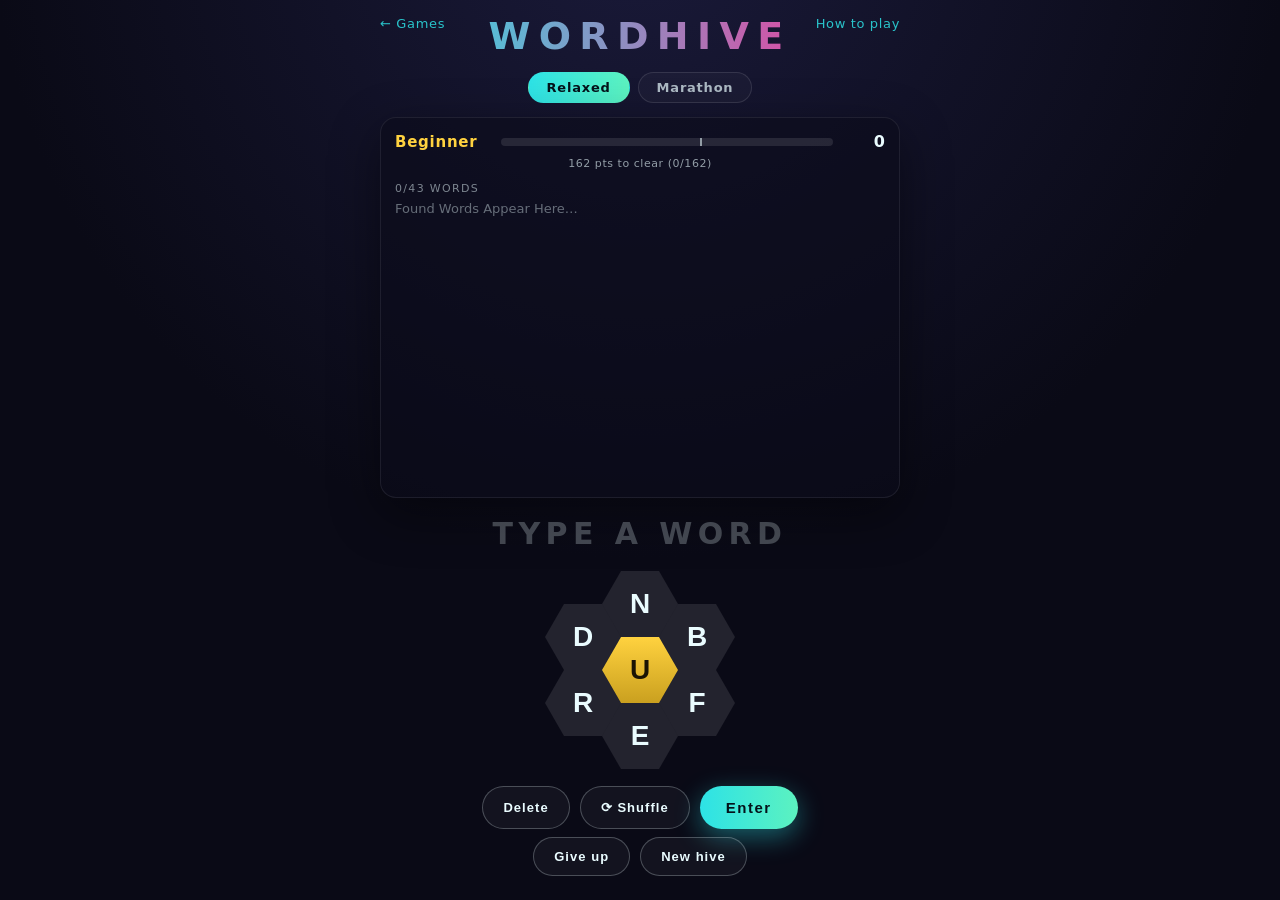
<file: wordhive.html>
<!DOCTYPE html>
<html lang="en">
<head>
<meta charset="UTF-8" />
<meta name="viewport" content="width=device-width, initial-scale=1.0, maximum-scale=1.0, user-scalable=no" />
<meta name="theme-color" content="#0a0a16" />
<title>WORDHIVE — find the words, chase the pangram</title>
<link rel="stylesheet" href="shared.css" />
<style>
  body{justify-content:flex-start;}
  .wrap{height:100%;}
  .panel{display:flex;flex-direction:column;flex:1;min-height:0;}
  .dock{margin-top:auto;display:flex;flex-direction:column;gap:8px;}
  .modes{display:flex;gap:8px;justify-content:center;}
  .modebtn{cursor:pointer;border:1px solid rgba(255,255,255,.16);background:rgba(255,255,255,.04);color:var(--text);
    border-radius:999px;padding:7px 18px;font-size:13px;font-weight:700;letter-spacing:.06em;opacity:.7;font-family:inherit;}
  .modebtn.active{background:linear-gradient(90deg,var(--accent),#5cf2c0);color:#04121a;opacity:1;border-color:transparent;}
  .mhud{display:flex;justify-content:space-between;align-items:center;margin-bottom:10px;}
  .mhud #mRound{font-size:13px;font-weight:700;letter-spacing:.05em;opacity:.85;}
  .mhud #mClock{font-size:24px;font-weight:800;font-variant-numeric:tabular-nums;color:var(--gold);}
  .mhud.low #mClock{color:var(--bad);}
  .rankrow{display:flex;align-items:center;gap:10px;}
  .rankname{font-weight:800;letter-spacing:.05em;min-width:96px;font-size:15px;color:var(--gold);}
  .rankbar{flex:1;height:8px;border-radius:6px;background:rgba(255,255,255,.1);overflow:hidden;position:relative;}
  .rankbar i{display:block;height:100%;background:linear-gradient(90deg,var(--accent),var(--gold));transition:width .3s;}
  .winmark{position:absolute;left:50%;top:-3px;width:2px;height:14px;background:var(--text);opacity:.55;transform:translateX(-1px);border-radius:2px;z-index:2;}
  .rankpts{font-variant-numeric:tabular-nums;font-weight:800;min-width:42px;text-align:right;}
  .goalnote{text-align:center;font-size:11px;letter-spacing:.05em;opacity:.6;margin-top:6px;}
  .found{flex:1;min-height:0;display:flex;flex-direction:column;margin-top:12px;}
  .foundhead{display:flex;justify-content:space-between;font-size:11px;letter-spacing:.12em;text-transform:uppercase;opacity:.5;margin-bottom:6px;}
  .foundlist{display:flex;flex-wrap:wrap;gap:5px 10px;flex:1;min-height:0;overflow:auto;align-content:flex-start;}
  .fw{font-size:13px;text-transform:capitalize;opacity:.92;}
  .fw.pan{color:var(--gold);font-weight:800;}
  .fw.missed{color:var(--bad);opacity:.75;}
  .fw.bonus{color:var(--accent);}
  #dockMain{display:flex;flex-direction:column;gap:8px;}
  .roundclear{display:flex;flex-direction:column;gap:12px;align-items:center;padding:16px;border-radius:16px;
    background:rgba(92,242,168,.08);border:1px solid rgba(92,242,168,.3);}
  .roundclear .rcmsg{font-weight:800;font-size:17px;color:var(--good);letter-spacing:.02em;text-align:center;}
  .roundclear .rcbtns{display:flex;gap:10px;}
  .countdown{position:fixed;inset:0;z-index:30;display:flex;align-items:center;justify-content:center;
    font-size:26vw;font-weight:800;color:var(--gold);text-shadow:0 0 50px rgba(255,210,63,.55);
    background:rgba(6,6,16,.6);backdrop-filter:blur(2px);-webkit-backdrop-filter:blur(2px);}
  .entry{font-size:30px;font-weight:800;letter-spacing:.18em;text-transform:uppercase;text-align:center;min-height:42px;
    display:flex;justify-content:center;align-items:center;gap:1px;}
  .entry .cur{color:var(--gold);} .entry .reg{color:var(--text);} .entry .bad{color:var(--bad);}
  .entry .ph{opacity:.25;}
  .hive{position:relative;width:190px;height:200px;margin:8px auto;}
  .hex{position:absolute;width:76px;height:66px;border:none;cursor:pointer;background:rgba(255,255,255,.1);color:var(--text);
    font-size:28px;font-weight:800;text-transform:uppercase;display:flex;align-items:center;justify-content:center;
    clip-path:polygon(25% 0,75% 0,100% 50%,75% 100%,25% 100%,0 50%);transition:transform .06s,background .15s;}
  .hex:active{transform:scale(.92);}
  .hex.center{background:linear-gradient(180deg,var(--gold),#caa01f);color:#1a1404;}
  .hex:hover:not(.center){background:rgba(45,226,230,.25);}
  .actions{display:flex;gap:10px;justify-content:center;}
  .controls{display:flex;gap:10px;justify-content:center;flex-wrap:wrap;}
  .mstats{display:flex;gap:24px;justify-content:center;}
  .mstats .s{display:flex;flex-direction:column;align-items:center;}
  .mstats .s b{font-size:22px;color:var(--gold);} .mstats .s span{font-size:10px;letter-spacing:.12em;text-transform:uppercase;opacity:.5;}
</style>
</head>
<body>
  <div class="wrap">
    <div class="top">
      <a class="home" href="index.html">← Games</a>
      <button class="howto-link" id="howtoBtn">How to play</button>
      <div class="title">WORDHIVE</div>
    </div>

    <div class="modes">
      <button class="modebtn active" id="modeRelaxed">Relaxed</button>
      <button class="modebtn" id="modeMarathon">Marathon</button>
    </div>

    <div class="panel">
      <div class="mhud" id="mhud" style="display:none">
        <span id="mRound">Round 1</span>
        <span id="mClock">1:00</span>
      </div>
      <div class="rankrow">
        <span class="rankname" id="rankName">Beginner</span>
        <div class="rankbar"><span class="winmark" id="winMark"></span><i id="rankBar" style="width:0%"></i></div>
        <span class="rankpts" id="pts">0</span>
      </div>
      <div class="goalnote" id="goalNote"></div>
      <div class="found">
        <div class="foundhead"><span id="foundCount">0 words</span><span id="panCount"></span></div>
        <div class="foundlist" id="foundList"><span class="fw" style="opacity:.4">Found words appear here…</span></div>
      </div>
    </div>

    <div class="dock">
      <div id="dockMain">
        <div class="entry" id="entry"></div>
        <div class="hive" id="hive"></div>
        <div class="actions">
          <button class="ghost" id="del">Delete</button>
          <button class="ghost" id="shuffle">⟳ Shuffle</button>
          <button class="btn" id="enter">Enter</button>
        </div>
        <div class="controls">
          <button class="ghost" id="giveup">Give up</button>
          <button class="ghost" id="newgame">New hive</button>
        </div>
      </div>
      <div class="roundclear" id="roundClear" style="display:none">
        <div class="rcmsg" id="rcMsg">Round cleared!</div>
        <div class="rcbtns">
          <button class="btn" id="rcNext">Next round →</button>
          <button class="btn" id="rcNewRun" style="display:none">New run</button>
        </div>
      </div>
    </div>
  </div>

  <div class="countdown" id="countdown" style="display:none">3</div>

  <div class="overlay hidden" id="howto">
    <div class="modal">
      <h2>How to play</h2>
      <p class="help" style="text-align:left">
        Build words of <b>4+ letters</b> using only the seven letters in the hive.<br><br>
        • Every word <b>must include the center letter</b> (gold).<br>
        • Letters can be reused.<br>
        • A word's value = its <b>length</b> <b>×</b> its <b>rarity</b>. Everyday words count toward the goal; rarer words are still accepted for <b style="color:var(--accent)">bonus</b> points.<br>
        • A <b style="color:var(--gold)">pangram</b> (all 7 letters) earns a big bonus.<br>
        • <b>No plurals</b> — there's never an S. Other forms (-ed, -ing, -er) count when they're real words.<br><br>
        <b style="color:var(--accent)">Relaxed</b>: reach the goal score to clear, then keep climbing for a higher rank — no timer.<br>
        <b style="color:var(--accent)">Marathon</b>: 60s a round, and any unused time carries over. Hit each round's goal (20 pts, then +10 each round) to roll into the next — the rising goal eventually beats the clock.
      </p>
      <button class="btn" id="howtoClose">Got it</button>
    </div>
  </div>

  <div class="overlay hidden" id="overlay">
    <div class="modal">
      <h2 id="result" class="win">Solved! 🎉</h2>
      <div class="msg" id="summary"></div>
      <div class="mstats" id="modalStats"><div class="s"><b id="mWords">0</b><span>Words</span></div>
        <div class="s"><b id="mPts">0</b><span>Points</span></div>
        <div class="s"><b id="mPan">0</b><span>Pangrams</span></div></div>
      <div class="row">
        <button class="ghost" id="keepgoing">Keep going</button>
        <button class="btn" id="again">New hive</button>
      </div>
      <a class="home" style="position:static" href="index.html">← Back to games</a>
    </div>
  </div>

  <script src="wordhive-words.js"></script>
  <script src="shared.js"></script>
  <script>
  (() => {
    const { $, toast, store } = window.ARCADE;
    const WORDS = window.HIVE.words;     // every genuinely-used English word (no 'S')
    const TIER  = window.HIVE.tier;      // word -> rarity 0 (common) .. 9 (rare)

    // tuning
    const COMMON_TIER = 7;               // tier <= this (rank <= ~40k) = a 'goal' word; 8-9 = bonus only
    const RELAXED_PCT = 60;              // relaxed: clear at this % of the goal-word points
    const MAR_BASE=20, MAR_RAMP=10, MAR_CAPPCT=85; // marathon target: 20 pts, +10/round, capped at % of goal
    const START_TIME=60, CLEAR_BONUS=60;           // 60s a round; unused time carries over (clear adds a fresh 60s)
    const marTarget = (r, common) => Math.min(MAR_BASE + MAR_RAMP*(r-1), Math.ceil(common*MAR_CAPPCT/100));

    // accept every word; bonus words (tier > COMMON_TIER) earn points but don't count toward the goal
    const POOL  = WORDS;
    const maskOf = w => { let m=0; for(const c of w) m|=1<<(c.charCodeAt(0)-97); return m; };
    const PMASK = POOL.map(maskOf);
    const BASES = WORDS.filter(w => { if(w.length<7) return false; const s=new Set(w); return s.size===7 && (TIER[w]||0)<=COMMON_TIER; });

    const RANKS = [
      [0,'Beginner'],[15,'Warming up'],[30,'Nice'],[45,'Solid'],
      [60,'Great'],[75,'Amazing'],[90,'Brilliant'],[100,'Queen Bee']
    ];
    const hiscoreStore = store('wordhive_hiscore');
    const hipctStore   = store('wordhive_hipct');
    const playedStore  = store('wordhive_played');
    const scoreSumStore= store('wordhive_scoresum');
    const pctSumStore  = store('wordhive_pctsum');
    const marBestStore = store('wordhive_marathon_best');

    let letters, center, outer, valid, pangrams, totalPts, commonTotal, goalCount, found, points, solvedFired, gaveUp;
    let roundCounted=false, started=false;
    let mode='relaxed', targetPts=1, round=1, clock=0, timer=null, runOver=false, counting=false, awaitingNext=false;

    function recordRound(){           // relaxed-only stats; skip untouched rounds
      if(mode!=='relaxed' || roundCounted || points<=0) return; roundCounted=true;
      const pct = commonTotal? Math.round(points/commonTotal*100):0;   // % of the goal
      playedStore.set(playedStore.get()+1);
      scoreSumStore.set(scoreSumStore.get()+points);
      pctSumStore.set(pctSumStore.get()+pct);
    }

    // word value = length curve × rarity multiplier (+ pangram bonus)
    function lenScore(L){ return Math.max(1, Math.round(Math.pow(L-3, 1.4))); }
    function pointsFor(w){
      let v = Math.max(1, Math.round(lenScore(w.length) * (1 + (TIER[w]||0)/9)));
      if(new Set(w).size===7) v += 12;   // pangram bonus
      return v;
    }

    function makePuzzle(){
      for(let attempt=0; attempt<80; attempt++){
        const base = BASES[(Math.random()*BASES.length)|0];
        const L = [...new Set(base)];
        const c = L[(Math.random()*L.length)|0];
        let hive=0; for(const ch of L) hive|=1<<(ch.charCodeAt(0)-97);
        const cb=1<<(c.charCodeAt(0)-97);
        const v=[], pan=[]; let tp=0, ct=0, goalN=0;
        for(let i=0;i<POOL.length;i++){
          const m=PMASK[i];
          if((m & ~hive)!==0 || (m & cb)===0) continue;   // only hive letters, must include center
          const w=POOL[i]; const p=pointsFor(w);
          v.push(w); tp+=p;
          if((TIER[w]||0)<=COMMON_TIER){ ct+=p; goalN++; }
          if(new Set(w).size===7) pan.push(w);
        }
        if(goalN>=15 && pan.length>=1){
          return { L, c, valid:new Set(v), pangrams:new Set(pan), totalPts:tp, commonTotal:ct, goalCount:goalN };
        }
      }
      return null;
    }

    function startRound(){
      let p=null, guard=0;
      while(!p && guard++<5) p=makePuzzle();
      if(!p){ p=makePuzzle()|| {L:['a','e','i','o','u','t','r'],c:'t',valid:new Set(),pangrams:new Set(),totalPts:1,commonTotal:1,goalCount:0}; }
      letters=p.L; center=p.c; valid=p.valid; pangrams=p.pangrams; totalPts=p.totalPts; commonTotal=p.commonTotal; goalCount=p.goalCount;
      outer = letters.filter(x=>x!==center);
      found=new Set(); points=0; solvedFired=false; gaveUp=false; cur=''; roundCounted=false;
      targetPts = mode==='marathon'
        ? marTarget(round, commonTotal)
        : Math.max(1, Math.ceil(commonTotal * RELAXED_PCT/100));
      $('#overlay').classList.add('hidden');
      $('#keepgoing').style.display='';
      renderHive(); renderEntry(); renderFound(); renderRank(); updateModeUI();
      if(mode==='marathon') runCountdown();
    }

    function resetTransient(){
      counting=false; awaitingNext=false;
      $('#roundClear').style.display='none'; $('#dockMain').style.display='';
      $('#countdown').style.display='none';
    }
    function newRelaxed(){
      if(started) recordRound();        // bank the relaxed round we're leaving
      stopTimer(); resetTransient(); mode='relaxed'; started=true; runOver=false;
      startRound();
    }
    function newMarathon(){
      if(started) recordRound();
      stopTimer(); resetTransient(); mode='marathon'; started=true; runOver=false;
      round=1; clock=START_TIME;
      startRound(); updateClock(); startTimer();
    }
    function newGame(){ mode==='marathon' ? newMarathon() : newRelaxed(); }

    // ---- marathon clock ----
    function startTimer(){ stopTimer(); timer=setInterval(tick,100); }
    function stopTimer(){ if(timer){ clearInterval(timer); timer=null; } }
    function tick(){
      if(runOver || counting || awaitingNext) return;          // frozen during countdown / between rounds
      if(!$('#howto').classList.contains('hidden')) return;     // pause while help is open
      clock -= 0.1;
      if(clock<=0){ clock=0; updateClock(); marathonOver(); return; }
      updateClock();
    }
    function runCountdown(){
      counting=true;
      const el=$('#countdown'); el.style.display='flex'; let n=3; el.textContent=n;
      const id=setInterval(()=>{
        n--;
        if(n>0) el.textContent=n;
        else if(n===0) el.textContent='Go!';
        else { clearInterval(id); el.style.display='none'; counting=false; }
      }, 650);
    }
    // shared dock bar shown between rounds and at game over; words auto-revealed in the panel above
    function showRoundBar(msg, ended){
      gaveUp = true; renderFound();              // reveal this round's words in the panel
      $('#rcMsg').textContent = msg;
      $('#rcNext').style.display   = ended ? 'none' : '';
      $('#rcNewRun').style.display = ended ? '' : 'none';
      $('#dockMain').style.display = 'none';
      $('#roundClear').style.display = 'flex';
    }
    function clearRound(){
      const cleared = round;
      const carried = Math.max(0, Math.ceil(clock));   // unused time, carried into next round
      clock += CLEAR_BONUS;
      if(cleared > marBestStore.get()) marBestStore.set(cleared);
      awaitingNext = true;                             // freeze clock + input until "Next round"
      updateClock();
      showRoundBar(`Round ${cleared} cleared!  ${carried}s carried over + 60s ⏱`, false);
    }
    function nextRound(){
      awaitingNext=false;
      $('#roundClear').style.display='none';
      $('#dockMain').style.display='';
      round++;
      startRound();
    }
    function marathonOver(){
      stopTimer(); runOver=true;
      const cleared = round-1;
      if(cleared > marBestStore.get()) marBestStore.set(cleared);
      showRoundBar(`⏱ Time! You cleared ${cleared} round${cleared!==1?'s':''} · best ${marBestStore.get()}`, true);
    }

    function fmt(t){ t=Math.max(0,Math.ceil(t)); const m=(t/60)|0, s=t%60; return m+':'+String(s).padStart(2,'0'); }
    function updateClock(){ $('#mClock').textContent=fmt(clock); $('#mhud').classList.toggle('low', clock<=10); }
    function updateModeUI(){
      $('#modeRelaxed').classList.toggle('active', mode==='relaxed');
      $('#modeMarathon').classList.toggle('active', mode==='marathon');
      $('#mhud').style.display = mode==='marathon' ? 'flex' : 'none';
      $('#newgame').textContent = mode==='marathon' ? 'New run' : 'New hive';
      $('#again').textContent   = mode==='marathon' ? 'New run' : 'New hive';
      $('#giveup').textContent  = mode==='marathon' ? 'End run' : 'Give up';
      if(mode==='marathon') $('#mRound').textContent = `Round ${round} · goal ${targetPts} pts`;
    }

    let cur='';
    function renderHive(){
      const hive=$('#hive'); hive.innerHTML='';
      const W=76, H=66, cx=95, cy=100;            // regular flat-top hexes, snug honeycomb
      const spots=[
        {dx:0,  dy:0,    ch:center, center:true},
        {dx:0,  dy:-H,   ch:outer[0]},
        {dx:57, dy:-33,  ch:outer[1]},
        {dx:57, dy:33,   ch:outer[2]},
        {dx:0,  dy:H,    ch:outer[3]},
        {dx:-57,dy:33,   ch:outer[4]},
        {dx:-57,dy:-33,  ch:outer[5]},
      ];
      for(const s of spots){
        const b=document.createElement('button');
        b.className='hex'+(s.center?' center':''); b.textContent=s.ch;
        b.style.left=(cx+s.dx-W/2)+'px';
        b.style.top =(cy+s.dy-H/2)+'px';
        b.addEventListener('click',()=>addLetter(s.ch));
        hive.appendChild(b);
      }
    }
    function renderEntry(){
      const e=$('#entry'); e.innerHTML='';
      if(!cur){ const s=document.createElement('span'); s.className='ph'; s.textContent='type a word'; e.appendChild(s); return; }
      for(const ch of cur){
        const s=document.createElement('span');
        if(ch===center) s.className='cur';
        else if(!letters.includes(ch)) s.className='bad';
        else s.className='reg';
        s.textContent=ch; e.appendChild(s);
      }
    }
    const isGoal = w => (TIER[w]||0) <= COMMON_TIER;
    function renderFound(){
      const foundGoal  = [...found].filter(isGoal).length;
      const foundBonus = found.size - foundGoal;
      $('#foundCount').textContent = `${foundGoal}/${goalCount} words` + (foundBonus? ` · ${foundBonus} bonus`:'');
      const np=[...found].filter(w=>pangrams.has(w)).length;
      $('#panCount').textContent = np? (np+' pangram'+(np!==1?'s':'')+' 🎉') : '';
      const list=$('#foundList');
      if(gaveUp){
        // show every GOAL word (found/missed) plus any bonus words you found; obscure unfound words stay hidden
        const goalWords=[...valid].filter(isGoal);
        const show=[...new Set([...goalWords, ...found])].sort();
        list.innerHTML='';
        show.forEach(w=>{
          const got=found.has(w), bonus=!isGoal(w);
          const s=document.createElement('span');
          s.className='fw'+(pangrams.has(w)?' pan':'')+(got?(bonus?' bonus':''):' missed');
          s.textContent=w; list.appendChild(s);
        });
        return;
      }
      if(found.size===0){ list.innerHTML='<span class="fw" style="opacity:.4">Found words appear here…</span>'; return; }
      list.innerHTML='';
      [...found].sort().forEach(w=>{
        const s=document.createElement('span'); s.className='fw'+(pangrams.has(w)?' pan':'')+(isGoal(w)?'':' bonus'); s.textContent=w; list.appendChild(s);
      });
    }
    function giveUp(){
      if(gaveUp) return;
      gaveUp=true; cur=''; renderEntry(); renderFound();
      recordRound();   // reveal happens inline on the board; no popup
    }
    function rankFor(pct){ let name=RANKS[0][1]; for(const [t,n] of RANKS){ if(pct>=t) name=n; } return name; }
    function renderRank(){
      $('#pts').textContent = points;
      if(mode==='marathon'){
        // the round goal is the full bar; no ranks
        $('#rankName').style.display='none';
        $('#winMark').style.display='none';
        $('#rankBar').style.width = Math.min(100, points/(targetPts||1)*100) + '%';
        $('#goalNote').textContent = points>=targetPts ? 'Goal reached! ✓' : `${targetPts-points} pts to clear  (${points}/${targetPts})`;
      } else {
        const base = commonTotal||1;               // relaxed: progress vs all goal points, with a marker at the clear line
        const pct = points/base*100;
        $('#rankName').style.display='';
        $('#rankName').textContent = rankFor(pct);
        $('#winMark').style.display='';
        $('#winMark').style.left = Math.min(100, targetPts/base*100) + '%';
        $('#rankBar').style.width = Math.min(100, pct) + '%';
        $('#goalNote').textContent = points>=targetPts
          ? `Cleared! ${points} pts — keep climbing for a higher rank`
          : `${targetPts-points} pts to clear  (${points}/${targetPts})`;
      }
    }

    function blocked(){ return gaveUp||runOver||counting||awaitingNext; }
    function addLetter(ch){ if(blocked()) return; cur+=ch; renderEntry(); }
    function del(){ if(blocked()) return; cur=cur.slice(0,-1); renderEntry(); }
    function shuffle(){ for(let i=outer.length-1;i>0;i--){ const j=(Math.random()*(i+1))|0; [outer[i],outer[j]]=[outer[j],outer[i]]; } renderHive(); }

    function enter(){
      if(blocked()) return;
      const w=cur.toLowerCase();
      if(w.length<4){ toast('Too short — 4+ letters'); flash(); cur=''; renderEntry(); return; }
      if(!w.includes(center)){ toast('Missing center letter'); flash(); return; }
      for(const ch of w){ if(!letters.includes(ch)){ toast('Bad letters'); flash(); return; } }
      if(found.has(w)){ toast('Already found'); cur=''; renderEntry(); return; }
      if(!valid.has(w)){ toast('Not in word list'); flash(); cur=''; renderEntry(); return; }
      // success
      found.add(w); const gained=pointsFor(w); points+=gained;
      const isPan=pangrams.has(w);
      toast(isPan? `PANGRAM! +${gained} 🎉` : `+${gained}${w.length>=7?' nice!':''}`, isPan?1900:1100);
      cur=''; renderEntry(); renderFound(); renderRank();
      if(mode==='relaxed'){
        saveBest();
        if(points>=targetPts && !solvedFired){ solvedFired=true; celebrate(); }
      } else if(points>=targetPts){
        clearRound();
      }
    }
    function saveBest(){
      const pct = commonTotal? Math.round(points/commonTotal*100):0;   // % of the goal (can exceed 100 with bonus)
      if(points>hiscoreStore.get()) hiscoreStore.set(points);
      if(pct>hipctStore.get()) hipctStore.set(pct);
    }
    function celebrate(){
      $('#result').textContent='Solved! 🎉'; $('#result').className='win';
      $('#modalStats').style.display='flex';
      $('#mWords').textContent=found.size; $('#mWords').nextElementSibling.textContent='Words';
      $('#mPts').textContent=points; $('#mPts').nextElementSibling.textContent='Points';
      $('#mPan').textContent=[...found].filter(w=>pangrams.has(w)).length; $('#mPan').nextElementSibling.textContent='Pangrams';
      $('#summary').textContent='You cleared the round! Keep going for a higher rank, or start a fresh hive.';
      $('#overlay').classList.remove('hidden');
    }
    function flash(){ const e=$('#entry'); e.classList.remove('shake'); void e.offsetWidth; e.classList.add('shake'); }

    $('#del').addEventListener('click', del);
    $('#shuffle').addEventListener('click', shuffle);
    $('#enter').addEventListener('click', enter);
    $('#giveup').addEventListener('click', ()=>{ mode==='marathon' ? (!runOver && marathonOver()) : giveUp(); });
    $('#newgame').addEventListener('click', newGame);
    $('#again').addEventListener('click', newGame);
    $('#keepgoing').addEventListener('click', ()=>$('#overlay').classList.add('hidden'));
    $('#modeRelaxed').addEventListener('click', ()=>{ if(mode!=='relaxed') newRelaxed(); });
    $('#modeMarathon').addEventListener('click', ()=>{ if(mode!=='marathon') newMarathon(); });
    $('#rcNext').addEventListener('click', nextRound);
    $('#rcNewRun').addEventListener('click', newMarathon);
    $('#howtoBtn').addEventListener('click', ()=>$('#howto').classList.remove('hidden'));
    $('#howtoClose').addEventListener('click', ()=>$('#howto').classList.add('hidden'));
    window.addEventListener('keydown', e=>{
      if(e.metaKey||e.ctrlKey||e.altKey) return;
      if(!$('#howto').classList.contains('hidden')){ if(e.key==='Enter'||e.key==='Escape') $('#howto').classList.add('hidden'); return; }
      if(e.key==='Enter'){ e.preventDefault(); enter(); }
      else if(e.key==='Backspace'){ e.preventDefault(); del(); }
      else if(/^[a-zA-Z]$/.test(e.key)){ const ch=e.key.toLowerCase(); if(letters.includes(ch)) addLetter(ch); else flash(); }
    });

    newRelaxed();
  })();
  </script>
</body>
</html>
</file>
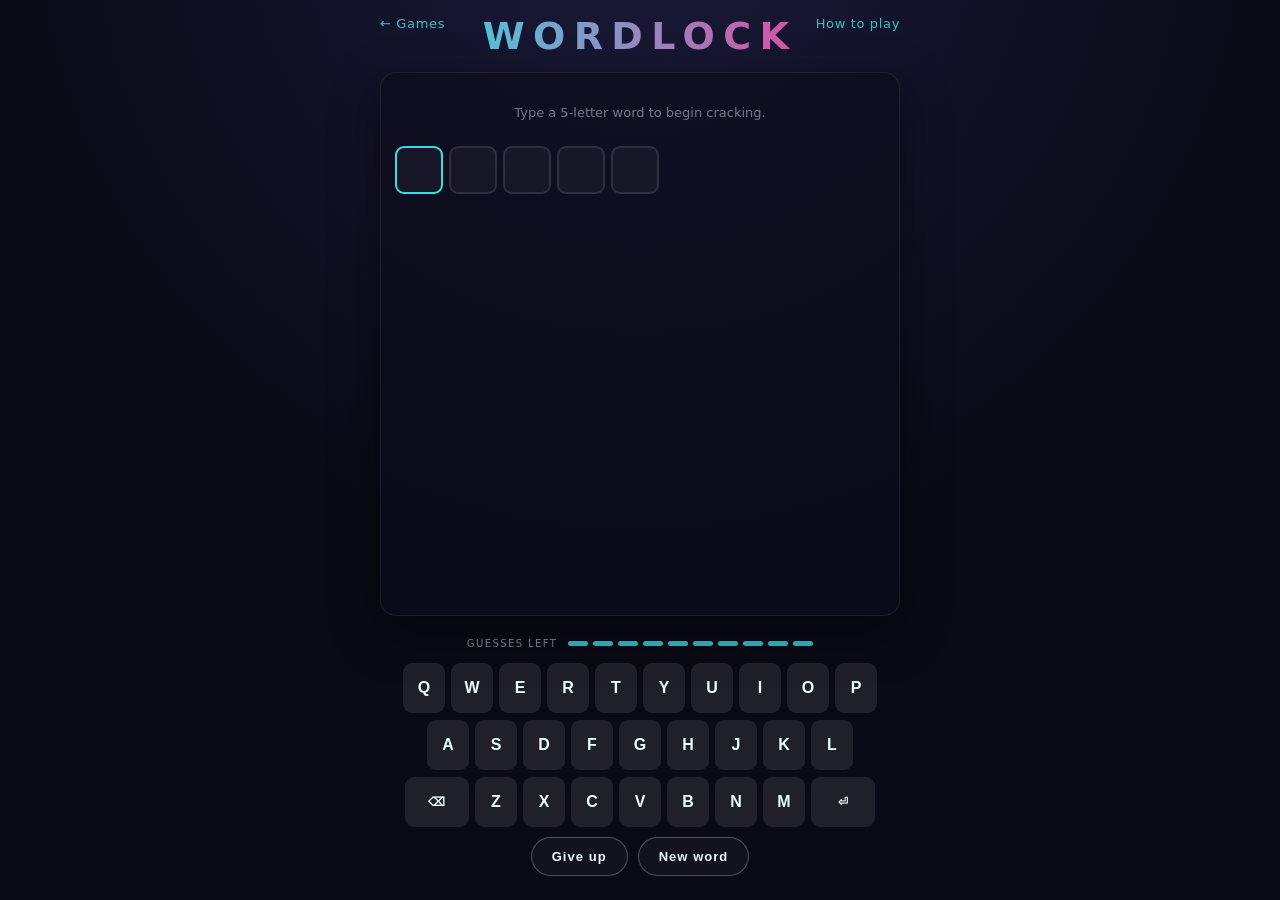
<file: wordlock.html>
<!DOCTYPE html>
<html lang="en">
<head>
<meta charset="UTF-8" />
<meta name="viewport" content="width=device-width, initial-scale=1.0, maximum-scale=1.0, user-scalable=no" />
<meta name="theme-color" content="#0a0a16" />
<title>WORDLOCK — deduction safecracker</title>
<link rel="stylesheet" href="shared.css" />
<style>
  body{justify-content:flex-start;}
  .wrap{height:100%;}
  .panel.board{flex:1;overflow-y:auto;min-height:0;}
  .rows{display:flex;flex-direction:column;gap:8px;}
  .grow{display:flex;align-items:center;gap:10px;}
  .word{display:flex;gap:6px;flex:1;}
  .tile{flex:1;max-width:48px;aspect-ratio:1/1;border-radius:9px;display:grid;place-items:center;
    font-size:22px;font-weight:800;text-transform:uppercase;border:2px solid rgba(255,255,255,.1);
    background:rgba(255,255,255,.04);}
  .tile.filled{border-color:rgba(45,226,230,.5);background:rgba(45,226,230,.08);}
  .tile.cur{border-color:var(--accent);}
  .grow.answer .tile{border-color:var(--gold);background:rgba(255,210,63,.12);color:var(--gold);}
  .counts{display:flex;gap:8px;min-width:96px;justify-content:flex-end;}
  .cbadge{display:flex;align-items:center;gap:3px;font-weight:800;font-size:16px;font-variant-numeric:tabular-nums;
    padding:4px 8px;border-radius:9px;}
  .cbadge.lock{background:rgba(92,242,168,.16);color:var(--good);}
  .cbadge.loose{background:rgba(255,210,63,.16);color:var(--gold);}
  .cbadge.tag{background:rgba(255,210,63,.16);color:var(--gold);font-size:11px;letter-spacing:.1em;}
  .empty-hint{text-align:center;opacity:.45;font-size:13px;padding:18px 0;}
  .dock{margin-top:auto;display:flex;flex-direction:column;gap:10px;padding-top:8px;}
  .pips{display:flex;gap:5px;justify-content:center;align-items:center;}
  .pips .lab{font-size:10px;letter-spacing:.14em;text-transform:uppercase;opacity:.45;margin-right:6px;}
  .pip{width:20px;height:5px;border-radius:3px;background:rgba(45,226,230,.75);}
  .pip.off{background:rgba(255,255,255,.12);}
  .controls{display:flex;gap:10px;justify-content:center;flex-wrap:wrap;}
  .mstats{display:flex;gap:24px;justify-content:center;}
  .mstats .s{display:flex;flex-direction:column;align-items:center;}
  .mstats .s b{font-size:24px;font-variant-numeric:tabular-nums;color:var(--gold);}
  .mstats .s span{font-size:10px;letter-spacing:.14em;text-transform:uppercase;opacity:.5;}
</style>
</head>
<body>
  <div class="wrap">
    <div class="top">
      <a class="home" href="index.html">← Games</a>
      <button class="howto-link" id="howtoBtn">How to play</button>
      <div class="title">WORDLOCK</div>
    </div>

    <div class="panel board" id="panel">
      <div class="rows" id="rows"></div>
    </div>

    <div class="dock">
      <div class="pips" id="pips"></div>
      <div class="keyboard" id="keyboard"></div>
      <div class="controls">
        <button class="ghost" id="giveup">Give up</button>
        <button class="ghost" id="newgame">New word</button>
      </div>
    </div>
  </div>

  <!-- How to play -->
  <div class="overlay hidden" id="howto">
    <div class="modal">
      <h2>How to play</h2>
      <p class="help" style="text-align:left">
        Guess any real 5-letter word. After each guess you get two numbers:<br><br>
        <b style="color:var(--good)">🔒 in place</b> — letters that are correct <b>and</b> in the right spot.<br>
        <b style="color:var(--gold)">🔁 in word</b> — correct letters sitting in the <b>wrong</b> spot.<br><br>
        You're <b>not</b> told which letters are which — that's the puzzle. Reason it out and
        crack the vault within <b>10</b> guesses.
      </p>
      <button class="btn" id="howtoClose">Got it</button>
    </div>
  </div>

  <!-- End of round -->
  <div class="overlay hidden" id="overlay">
    <div class="modal">
      <h2 id="result">Cracked!</h2>
      <div class="reveal">The word was <b id="answer">—</b></div>
      <div class="msg" id="summary"></div>
      <div class="mstats" id="mstats" style="display:none">
        <div class="s"><b id="mStreak">0</b><span>Streak</span></div>
        <div class="s"><b id="mBest">0</b><span>Best</span></div>
      </div>
      <div class="row">
        <button class="ghost" id="viewboard">View board</button>
        <button class="btn" id="again">Play again</button>
      </div>
      <a class="home" style="position:static" href="index.html">← Back to games</a>
    </div>
  </div>

  <script src="words.js"></script>
  <script src="shared.js"></script>
  <script>
  (() => {
    const { $, randomAnswer, isValidGuess, analyze, toast, buildKeyboard, store } = window.ARCADE;
    const MAX = 10;
    const streakStore = store('wordlock_streak');
    const bestStore   = store('wordlock_best');
    const playedStore = store('wordlock_played');
    const winsStore   = store('wordlock_wins');
    const guessStore  = store('wordlock_guesssum');
    const inc = (s,n)=>s.set(s.get()+n);

    let secret, guesses, cur, over, won;
    const rowsEl = $('#rows');

    function newGame(){
      secret = randomAnswer();
      guesses = []; cur = ''; over = false; won = false;
      $('#overlay').classList.add('hidden');
      render();
    }

    function tileRow(word, counts, mode){ // mode: 'cur' | 'done' | 'answer'
      const row = document.createElement('div'); row.className='grow'+(mode==='answer'?' answer':'');
      const w = document.createElement('div'); w.className='word';
      for(let i=0;i<5;i++){
        const t=document.createElement('div'); t.className='tile';
        const ch = word[i] || '';
        if(ch){ t.textContent=ch; if(mode==='cur') t.classList.add('cur'); else t.classList.add('filled'); }
        else if(mode==='cur' && i===word.length){ t.classList.add('cur'); }
        w.appendChild(t);
      }
      row.appendChild(w);
      const c=document.createElement('div'); c.className='counts';
      if(mode==='answer'){ c.innerHTML = `<span class="cbadge tag">answer</span>`; }
      else if(counts){ c.innerHTML = `<span class="cbadge lock">🔒 ${counts.exact}</span><span class="cbadge loose">🔁 ${counts.loose}</span>`; }
      row.appendChild(c);
      return row;
    }

    function render(){
      rowsEl.innerHTML='';
      if(guesses.length===0 && !over){
        const h=document.createElement('div'); h.className='empty-hint'; h.textContent='Type a 5-letter word to begin cracking.';
        rowsEl.appendChild(h);
      }
      for(const g of guesses) rowsEl.appendChild(tileRow(g.word, g, 'done'));
      if(!over && guesses.length < MAX) rowsEl.appendChild(tileRow(cur, null, 'cur'));
      if(over && !won) rowsEl.appendChild(tileRow(secret, null, 'answer'));
      rowsEl.scrollTop = rowsEl.scrollHeight;
      // pips (remaining guesses)
      const pips=$('#pips'); pips.innerHTML='<span class="lab">guesses left</span>';
      const left = Math.max(0, MAX - guesses.length);
      for(let i=0;i<MAX;i++){ const p=document.createElement('div'); p.className='pip'+(i<left?'':' off'); pips.appendChild(p); }
    }

    function submit(){
      if(over) return;
      if(cur.length < 5){ toast('Need 5 letters'); shake(); return; }
      if(!isValidGuess(cur)){ toast('Not a valid word'); shake(); return; }
      if(guesses.some(g=>g.word===cur)){ toast('Already guessed'); shake(); return; }
      const res = analyze(secret, cur);
      guesses.push({ word: cur, exact: res.exact, loose: res.loose });
      const isWin = res.exact === 5;
      cur='';
      if(isWin){ win(); }
      else if(guesses.length >= MAX){ lose('Out of guesses — the vault holds.'); }
      render();
    }

    function win(){
      over=true; won=true;
      inc(playedStore,1); inc(winsStore,1); inc(guessStore, guesses.length);
      let streak = streakStore.get()+1; streakStore.set(streak);
      let best = bestStore.get(); if(streak>best){ best=streak; bestStore.set(best); }
      finish(true,
        `Solved in ${guesses.length} guess${guesses.length>1?'es':''}.`+(guesses.length<=4?' Brilliant deduction! 🧠':''),
        streak, best);
    }
    function lose(msg){
      over=true; won=false;
      inc(playedStore,1); inc(guessStore,11);   // loss counts as 11
      streakStore.set(0);
      finish(false, msg+' Streak reset.', null, null);
    }
    function finish(didWin, msg, streak, best){
      $('#result').textContent = didWin ? 'CRACKED! 🔓' : 'LOCKED OUT';
      $('#result').className = didWin ? 'win' : 'lose';
      $('#answer').textContent = secret.toUpperCase();
      $('#summary').textContent = msg;
      const ms=$('#mstats');
      if(didWin){ $('#mStreak').textContent=streak; $('#mBest').textContent=best; ms.style.display='flex'; }
      else { ms.style.display='none'; }
      render();
      setTimeout(()=>$('#overlay').classList.remove('hidden'), 450);
    }

    function shake(){ rowsEl.classList.remove('shake'); void rowsEl.offsetWidth; rowsEl.classList.add('shake'); }
    function addLetter(ch){ if(over) return; if(cur.length<5){ cur+=ch; render(); } }
    function backspace(){ if(over) return; cur=cur.slice(0,-1); render(); }

    buildKeyboard($('#keyboard'), { onKey:addLetter, onEnter:submit, onBack:backspace });

    window.addEventListener('keydown', e=>{
      if(e.metaKey||e.ctrlKey||e.altKey) return;
      if(!$('#howto').classList.contains('hidden')) { if(e.key==='Enter'||e.key==='Escape') $('#howto').classList.add('hidden'); return; }
      if(e.key==='Enter') submit();
      else if(e.key==='Backspace') backspace();
      else if(/^[a-zA-Z]$/.test(e.key)) addLetter(e.key.toLowerCase());
    });

    $('#newgame').addEventListener('click', newGame);
    $('#again').addEventListener('click', newGame);
    $('#giveup').addEventListener('click', ()=>{ if(!over) lose('You gave up.'); });
    $('#viewboard').addEventListener('click', ()=>$('#overlay').classList.add('hidden'));
    $('#howtoBtn').addEventListener('click', ()=>$('#howto').classList.remove('hidden'));
    $('#howtoClose').addEventListener('click', ()=>$('#howto').classList.add('hidden'));

    newGame();
  })();
  </script>
</body>
</html>
</file>
<file: shared.css>
/* Shared neon styling for the ARCADE word-deduction games */
:root{
  --bg:#0a0a16;
  --panel:rgba(12,12,26,.62);
  --accent:#2de2e6;
  --accent2:#ff2e97;
  --gold:#ffd23f;
  --good:#5cf2a8;
  --bad:#ff5d6c;
  --text:#eafcff;
  --dim:rgba(234,252,255,.55);
}
*{box-sizing:border-box;margin:0;padding:0;-webkit-tap-highlight-color:transparent;}
html,body{height:100%;}
/* Kill the mobile double-tap-to-zoom gesture so fast typing isn't read as a double-click */
button,.key,.tile,.hex,.chip,.ct,.et,.cell,.sbtn,.btn,.ghost,.howto-link,.home,.slot{touch-action:manipulation;}
body{
  background:radial-gradient(circle at 50% -10%, #1a1a3a 0%, var(--bg) 55%);
  color:var(--text);
  font-family:'Segoe UI',system-ui,-apple-system,sans-serif;
  min-height:100%;
  display:flex;flex-direction:column;align-items:center;
  padding:14px 14px 24px;gap:14px;
  user-select:none;
  touch-action:manipulation;
}
.wrap{width:min(96vw,520px);display:flex;flex-direction:column;gap:14px;flex:1;}
.top{display:flex;flex-direction:column;gap:4px;text-align:center;position:relative;}
.home{position:absolute;left:0;top:2px;color:var(--accent);text-decoration:none;font-size:13px;letter-spacing:.05em;opacity:.85;}
.home:hover{opacity:1;}
.howto-link{position:absolute;right:0;top:2px;color:var(--accent);text-decoration:none;font-size:13px;letter-spacing:.05em;opacity:.85;cursor:pointer;background:none;border:none;font-family:inherit;}
.howto-link:hover{opacity:1;}
.title{font-weight:800;letter-spacing:.22em;font-size:clamp(26px,7vw,38px);
  background:linear-gradient(90deg,var(--accent),var(--accent2));
  -webkit-background-clip:text;background-clip:text;color:transparent;}
.tagline{font-size:13px;opacity:.6;letter-spacing:.03em;}
.statbar{display:flex;justify-content:center;gap:22px;}
.statbar .s{display:flex;flex-direction:column;align-items:center;gap:1px;}
.statbar .s b{font-size:20px;font-variant-numeric:tabular-nums;}
.statbar .s span{font-size:9px;letter-spacing:.14em;text-transform:uppercase;opacity:.5;}

.panel{background:var(--panel);border:1px solid rgba(255,255,255,.08);border-radius:16px;
  box-shadow:0 16px 50px rgba(0,0,0,.45);padding:14px;}

.btn{cursor:pointer;border:none;border-radius:999px;padding:13px 26px;font-size:15px;font-weight:800;
  letter-spacing:.1em;color:#04121a;background:linear-gradient(90deg,var(--accent),#5cf2c0);
  box-shadow:0 8px 26px rgba(45,226,230,.4);transition:transform .1s,box-shadow .2s;}
.btn:hover{transform:translateY(-2px);box-shadow:0 12px 34px rgba(45,226,230,.55);}
.btn:active{transform:translateY(1px) scale(.98);}
.btn.pink{background:linear-gradient(90deg,var(--accent2),#ff7ab5);box-shadow:0 8px 26px rgba(255,46,151,.4);}
.btn:disabled{opacity:.4;cursor:not-allowed;transform:none;box-shadow:none;filter:grayscale(.3);}
.ghost{cursor:pointer;border:1px solid rgba(234,252,255,.25);background:rgba(255,255,255,.04);
  color:var(--text);border-radius:999px;padding:11px 20px;font-weight:700;font-size:13px;letter-spacing:.08em;}
.ghost:hover{background:rgba(255,255,255,.09);}

/* on-screen keyboard */
.keyboard{display:flex;flex-direction:column;gap:7px;align-items:center;margin-top:4px;}
.krow{display:flex;gap:6px;justify-content:center;width:100%;}
.key{flex:1;max-width:42px;min-width:0;height:50px;border-radius:9px;border:none;cursor:pointer;
  background:rgba(255,255,255,.09);color:var(--text);font-size:16px;font-weight:700;text-transform:uppercase;
  display:grid;place-items:center;transition:background .12s,transform .05s;}
.key:hover{background:rgba(255,255,255,.16);}
.key:active{transform:scale(.92);}
.key.wide{flex:1.6;max-width:64px;font-size:12px;letter-spacing:.04em;}
.key.no{background:rgba(255,255,255,.03);color:rgba(234,252,255,.28);}
.key.maybe{background:linear-gradient(180deg,#caa01f,#9c7a12);color:#1a1404;}
.key.yes{background:linear-gradient(180deg,#37c98a,#1f9b66);color:#03130c;}

/* A-Z tracker chips */
.tracker{display:flex;flex-wrap:wrap;gap:5px;justify-content:center;}
.chip{width:30px;height:30px;border-radius:8px;display:grid;place-items:center;font-weight:700;
  font-size:14px;text-transform:uppercase;background:rgba(255,255,255,.07);color:var(--text);
  cursor:pointer;transition:background .12s,transform .05s;}
.chip.no{background:rgba(255,255,255,.02);color:rgba(234,252,255,.22);text-decoration:line-through;}
.chip.maybe{background:linear-gradient(180deg,#caa01f,#9c7a12);color:#1a1404;}
.chip.yes{background:linear-gradient(180deg,#37c98a,#1f9b66);color:#03130c;}

/* toast */
#toast{position:fixed;left:50%;top:18%;transform:translateX(-50%) translateY(-8px);
  background:rgba(8,8,20,.92);border:1px solid rgba(255,255,255,.14);color:var(--text);
  padding:11px 20px;border-radius:12px;font-weight:600;font-size:14px;letter-spacing:.02em;
  opacity:0;pointer-events:none;transition:opacity .2s,transform .2s;z-index:50;box-shadow:0 12px 40px rgba(0,0,0,.5);}
#toast.show{opacity:1;transform:translateX(-50%) translateY(0);}

/* overlay modal */
.overlay{position:fixed;inset:0;z-index:40;display:flex;align-items:center;justify-content:center;padding:24px;
  background:rgba(6,6,16,.78);backdrop-filter:blur(7px);-webkit-backdrop-filter:blur(7px);
  transition:opacity .25s;}
.overlay.hidden{opacity:0;pointer-events:none;}
.modal{background:linear-gradient(180deg,rgba(22,22,44,.95),rgba(12,12,26,.95));
  border:1px solid rgba(255,255,255,.12);border-radius:22px;padding:30px 26px;text-align:center;
  display:flex;flex-direction:column;gap:14px;align-items:center;max-width:360px;width:100%;
  box-shadow:0 24px 80px rgba(0,0,0,.6);}
.modal h2{font-size:30px;letter-spacing:.08em;}
.modal h2.win{color:var(--good);}
.modal h2.lose{color:var(--bad);}
.modal .reveal{font-size:14px;opacity:.85;}
.modal .reveal b{color:var(--gold);letter-spacing:.3em;font-size:22px;}
.modal .msg{font-size:14px;opacity:.8;line-height:1.5;}
.modal .row{display:flex;gap:10px;flex-wrap:wrap;justify-content:center;}

.help{font-size:12.5px;line-height:1.6;opacity:.78;}
.help b{color:var(--accent);}
@keyframes shake{0%,100%{transform:translateX(0);}20%{transform:translateX(-7px);}40%{transform:translateX(7px);}60%{transform:translateX(-5px);}80%{transform:translateX(5px);}}
.shake{animation:shake .35s;}
@keyframes pop{0%{transform:scale(.6);opacity:0;}100%{transform:scale(1);opacity:1;}}
.pop{animation:pop .18s ease;}
</file>
